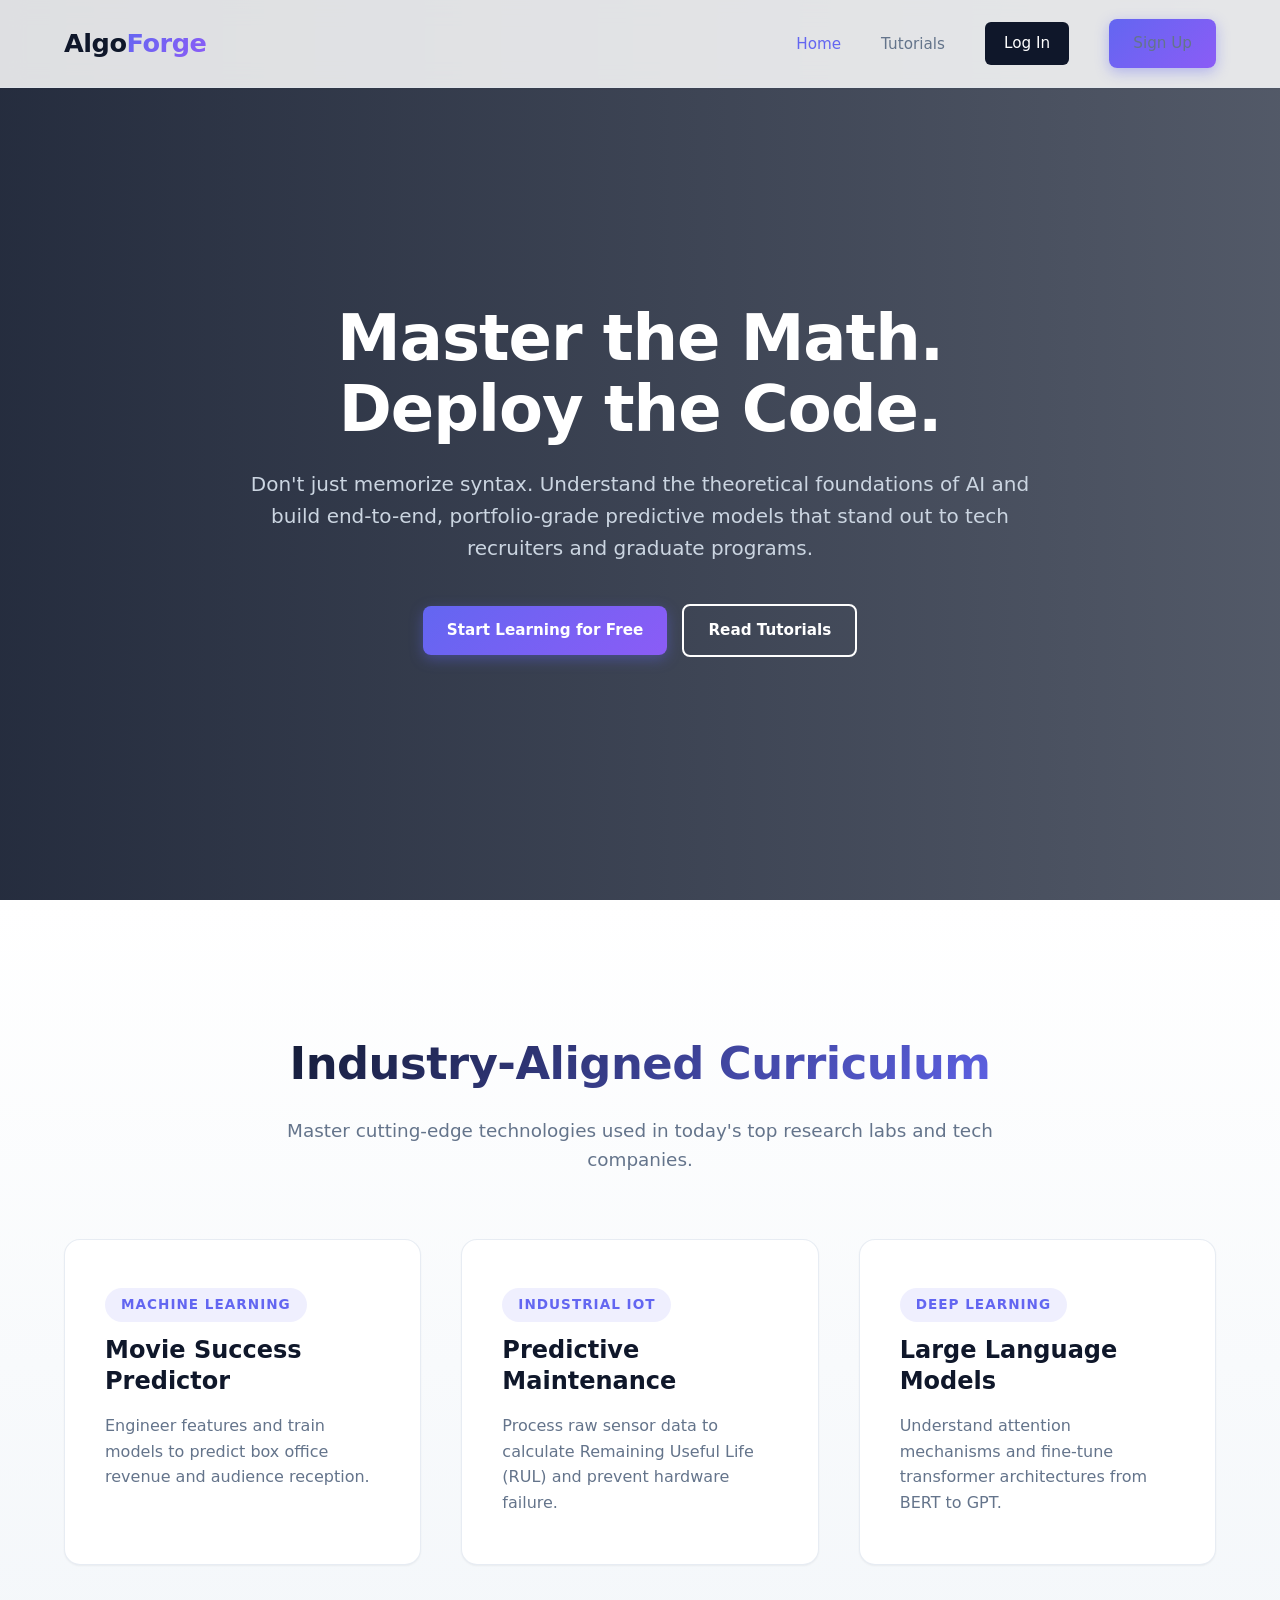
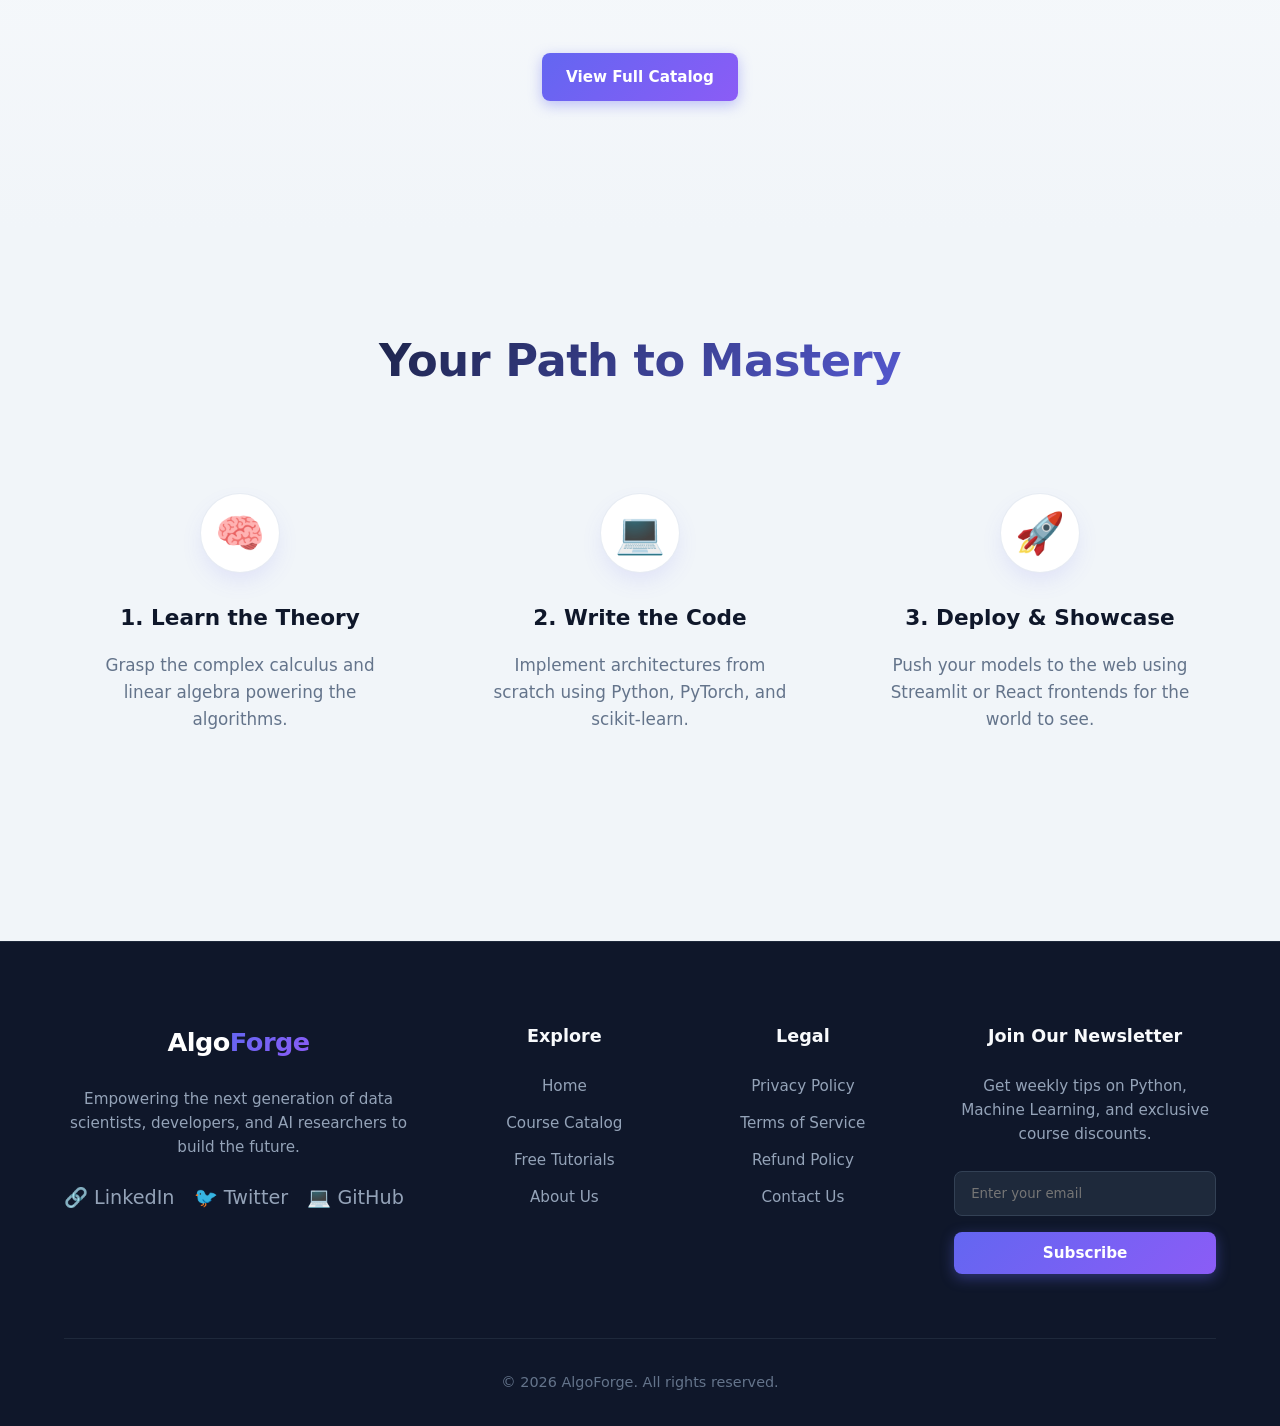
<file: index.html>
<!DOCTYPE html>
<html lang="en">

<head>
    <meta charset="UTF-8">
    <meta name="viewport" content="width=device-width, initial-scale=1.0">
    <title>AlgoForge | Master Advanced AI & Data Science</title>
    <meta name="description"
        content="Go beyond the basics. Build and deploy portfolio-grade machine learning models, from IoT predictive maintenance to LLMs.">
    <link rel="stylesheet" href="style.css">

    <script async src="https://www.googletagmanager.com/gtag/js?id=G-C3T1CXGMNX"></script>
    <script>
        window.dataLayer = window.dataLayer || [];
        function gtag() { dataLayer.push(arguments); }
        gtag('js', new Date());
        gtag('config', 'G-C3T1CXGMNX');
    </script>
</head>

<body>

    <nav class="navbar">
        <div class="logo">Algo<span>Forge</span></div>
        <ul class="nav-links">
            <li><a href="index.html" class="active">Home</a></li>
            <li><a href="blog.html">Tutorials</a></li>
            <li><a href="login.html" class="btn-nav">Log In</a></li>
            <li><a href="register.html" class="btn-primary">Sign Up</a></li>
        </ul>
    </nav>

    <main>
        <section class="hero">
            <div class="hero-content">
                <h1>Master the Math. Deploy the Code.</h1>
                <p>Don't just memorize syntax. Understand the theoretical foundations of AI and build end-to-end,
                    portfolio-grade predictive models that stand out to tech recruiters and graduate programs.</p>
                <div class="hero-buttons">
                    <a href="register.html" class="btn-primary">Start Learning for Free</a>
                    <a href="blog.html" class="btn-secondary"
                        style="margin-left: 10px; color: white; border-color: white;">Read Tutorials</a>
                </div>
            </div>
        </section>

        <section class="featured-preview">
            <div class="section-header">
                <h2>Industry-Aligned Curriculum</h2>
                <p>Master cutting-edge technologies used in today's top research labs and tech companies.</p>
            </div>
            <div class="card-container">
                <div class="card course-preview-card">
                    <span class="badge">Machine Learning</span>
                    <h3>Movie Success Predictor</h3>
                    <p>Engineer features and train models to predict box office revenue and audience reception.</p>
                </div>
                <div class="card course-preview-card">
                    <span class="badge">Industrial IoT</span>
                    <h3>Predictive Maintenance</h3>
                    <p>Process raw sensor data to calculate Remaining Useful Life (RUL) and prevent hardware failure.
                    </p>
                </div>
                <div class="card course-preview-card">
                    <span class="badge">Deep Learning</span>
                    <h3>Large Language Models</h3>
                    <p>Understand attention mechanisms and fine-tune transformer architectures from BERT to GPT.</p>
                </div>
            </div>
            <div style="text-align: center; margin-top: 2rem;">
                <a href="register.html" class="btn-primary">View Full Catalog</a>
            </div>
        </section>

        <section class="path-section">
            <div class="section-header">
                <h2>Your Path to Mastery</h2>
            </div>

            <div class="path-grid">
                <div class="path-step">
                    <div class="step-icon">🧠</div>
                    <h3>1. Learn the Theory</h3>
                    <p>Grasp the complex calculus and linear algebra powering the algorithms.</p>
                </div>

                <div class="path-step">
                    <div class="step-icon">💻</div>
                    <h3>2. Write the Code</h3>
                    <p>Implement architectures from scratch using Python, PyTorch, and scikit-learn.</p>
                </div>

                <div class="path-step">
                    <div class="step-icon">🚀</div>
                    <h3>3. Deploy & Showcase</h3>
                    <p>Push your models to the web using Streamlit or React frontends for the world to see.</p>
                </div>
            </div>
        </section>
    </main>

    <footer class="site-footer">
        <div class="footer-container">
            <div class="footer-column brand-col">
                <div class="logo footer-logo">Algo<span>Forge</span></div>
                <p>Empowering the next generation of data scientists, developers, and AI researchers to build the
                    future.</p>
                <div class="social-links">
                    <a href="https://linkedin.com" target="_blank">🔗 LinkedIn</a>
                    <a href="https://twitter.com" target="_blank">🐦 Twitter</a>
                    <a href="https://github.com" target="_blank">💻 GitHub</a>
                </div>
            </div>

            <div class="footer-column">
                <h3>Explore</h3>
                <ul>
                    <li><a href="index.html">Home</a></li>
                    <li><a href="login.html">Course Catalog</a></li>
                    <li><a href="blog.html">Free Tutorials</a></li>
                    <li><a href="about.html">About Us</a></li>
                </ul>
            </div>

            <div class="footer-column">
                <h3>Legal</h3>
                <ul>
                    <li><a href="legal.html#privacy">Privacy Policy</a></li>
                    <li><a href="legal.html#terms">Terms of Service</a></li>
                    <li><a href="legal.html#refund">Refund Policy</a></li>
                    <li><a href="contact.html">Contact Us</a></li>
                </ul>
            </div>

            <div class="footer-column newsletter-col">
                <h3>Join Our Newsletter</h3>
                <p>Get weekly tips on Python, Machine Learning, and exclusive course discounts.</p>
                <form
                    action="https://app.us13.list-manage.com/subscribe/post?u=a849f355f33e2ac12566f2df1&amp;id=b4386539dd&amp;f_id=00be77e1f0"
                    method="post" id="mc-embedded-subscribe-form" name="mc-embedded-subscribe-form"
                    class="newsletter-form" target="_blank" novalidate>
                    <input type="email" value="" name="EMAIL" class="email" id="mce-EMAIL"
                        placeholder="Enter your email" required>
                    <div style="position: absolute; left: -5000px;" aria-hidden="true">
                        <input type="text" name="b_a849f355f33e2ac12566f2df1_b4386539dd" tabindex="-1" value="">
                    </div>
                    <button type="submit" name="subscribe" id="mc-embedded-subscribe"
                        class="btn-primary">Subscribe</button>
                </form>
            </div>
        </div>
        <div class="footer-bottom">
            <p>&copy; 2026 AlgoForge. All rights reserved.</p>
        </div>
    </footer>
</body>

</html>
</file>
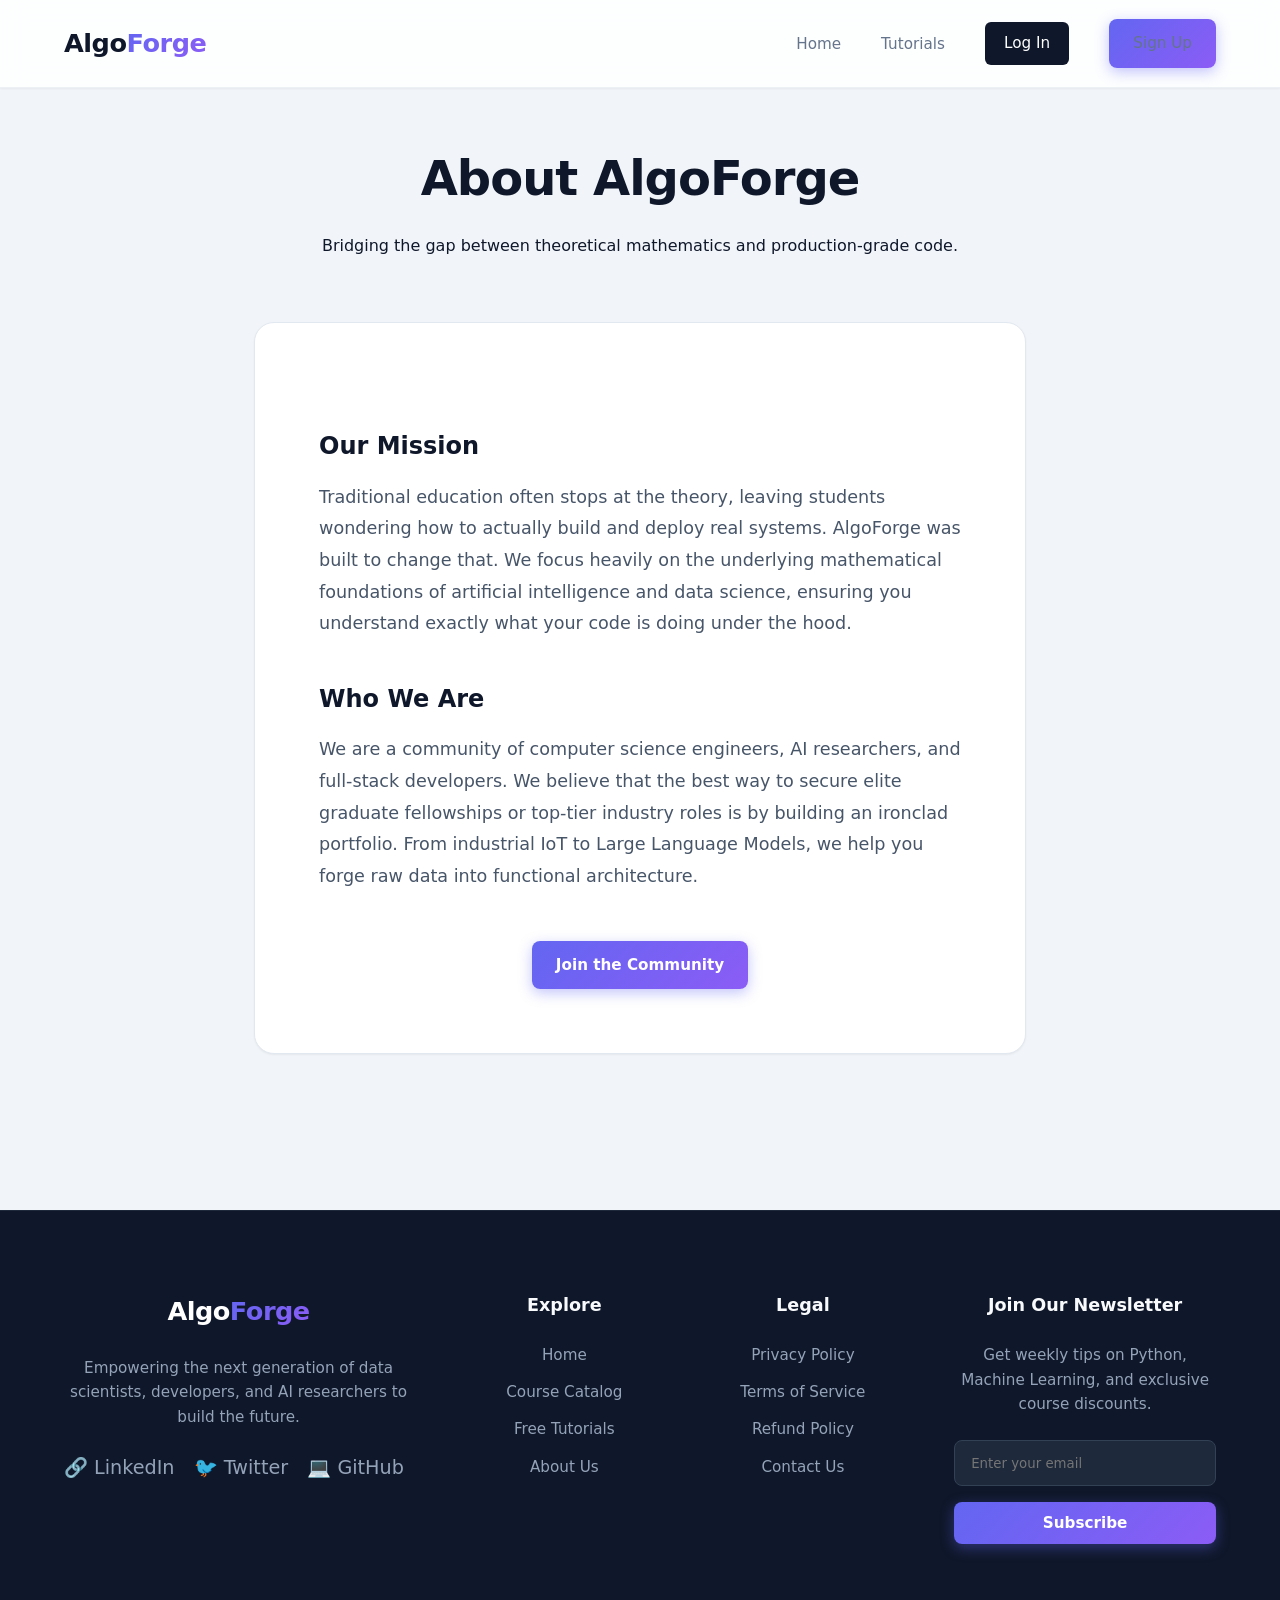
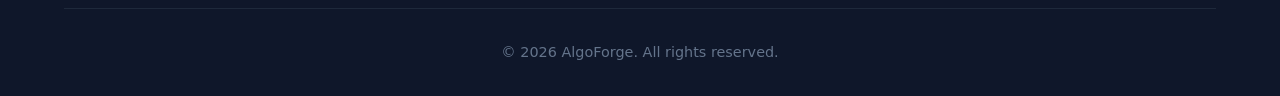
<file: about.html>
<!DOCTYPE html>
<html lang="en">

<head>
    <meta charset="UTF-8">
    <meta name="viewport" content="width=device-width, initial-scale=1.0">
    <title>About Us | AlgoForge</title>
    <meta name="description"
        content="Learn more about our mission to bridge the gap between theoretical computer science and real-world deployment.">
    <link rel="stylesheet" href="style.css">

    <script async src="https://www.googletagmanager.com/gtag/js?id=G-C3T1CXGMNX"></script>
    <script>
        window.dataLayer = window.dataLayer || [];
        function gtag() { dataLayer.push(arguments); }
        gtag('js', new Date());
        gtag('config', 'G-C3T1CXGMNX');
    </script>
</head>

<body>

    <nav class="navbar">
        <div class="logo">Algo<span>Forge</span></div>
        <ul class="nav-links">
            <li><a href="index.html">Home</a></li>
            <li><a href="blog.html">Tutorials</a></li>
            <li><a href="login.html" class="btn-nav">Log In</a></li>
            <li><a href="register.html" class="btn-primary">Sign Up</a></li>
        </ul>
    </nav>

    <main class="utility-page">
        <div class="utility-header">
            <h1>About AlgoForge</h1>
            <p>Bridging the gap between theoretical mathematics and production-grade code.</p>
        </div>

        <div class="utility-content">
            <h2>Our Mission</h2>
            <p>Traditional education often stops at the theory, leaving students wondering how to actually build and
                deploy real systems. AlgoForge was built to change that. We focus heavily on the underlying mathematical
                foundations of artificial intelligence and data science, ensuring you understand exactly what your code
                is doing under the hood.</p>

            <h2>Who We Are</h2>
            <p>We are a community of computer science engineers, AI researchers, and full-stack developers. We believe
                that the best way to secure elite graduate fellowships or top-tier industry roles is by building an
                ironclad portfolio. From industrial IoT to Large Language Models, we help you forge raw data into
                functional architecture.</p>

            <div style="margin-top: 3rem; text-align: center;">
                <a href="register.html" class="btn-primary">Join the Community</a>
            </div>
        </div>
    </main>

    <footer class="site-footer">
        <div class="footer-container">
            <div class="footer-column brand-col">
                <div class="logo footer-logo">Algo<span>Forge</span></div>
                <p>Empowering the next generation of data scientists, developers, and AI researchers to build the
                    future.</p>
                <div class="social-links">
                    <a href="https://linkedin.com" target="_blank">🔗 LinkedIn</a>
                    <a href="https://twitter.com" target="_blank">🐦 Twitter</a>
                    <a href="https://github.com" target="_blank">💻 GitHub</a>
                </div>
            </div>
            <div class="footer-column">
                <h3>Explore</h3>
                <ul>
                    <li><a href="index.html">Home</a></li>
                    <li><a href="login.html">Course Catalog</a></li>
                    <li><a href="blog.html">Free Tutorials</a></li>
                    <li><a href="about.html">About Us</a></li>
                </ul>
            </div>
            <div class="footer-column">
                <h3>Legal</h3>
                <ul>
                    <li><a href="legal.html#privacy">Privacy Policy</a></li>
                    <li><a href="legal.html#terms">Terms of Service</a></li>
                    <li><a href="legal.html#refund">Refund Policy</a></li>
                    <li><a href="contact.html">Contact Us</a></li>
                </ul>
            </div>
            <div class="footer-column newsletter-col">
                <h3>Join Our Newsletter</h3>
                <p>Get weekly tips on Python, Machine Learning, and exclusive course discounts.</p>
                <form
                    action="https://app.us13.list-manage.com/subscribe/post?u=a849f355f33e2ac12566f2df1&amp;id=b4386539dd&amp;f_id=00be77e1f0"
                    method="post" id="mc-embedded-subscribe-form" target="_blank" novalidate class="newsletter-form">
                    <input type="email" name="EMAIL" class="email" id="mce-EMAIL" placeholder="Enter your email"
                        required>
                    <div style="position: absolute; left: -5000px;" aria-hidden="true"><input type="text"
                            name="b_a849f355f33e2ac12566f2df1_b4386539dd" tabindex="-1" value=""></div>
                    <button type="submit" class="btn-primary">Subscribe</button>
                </form>
            </div>
        </div>
        <div class="footer-bottom">
            <p>&copy; 2026 AlgoForge. All rights reserved.</p>
        </div>
    </footer>
</body>

</html>
</file>
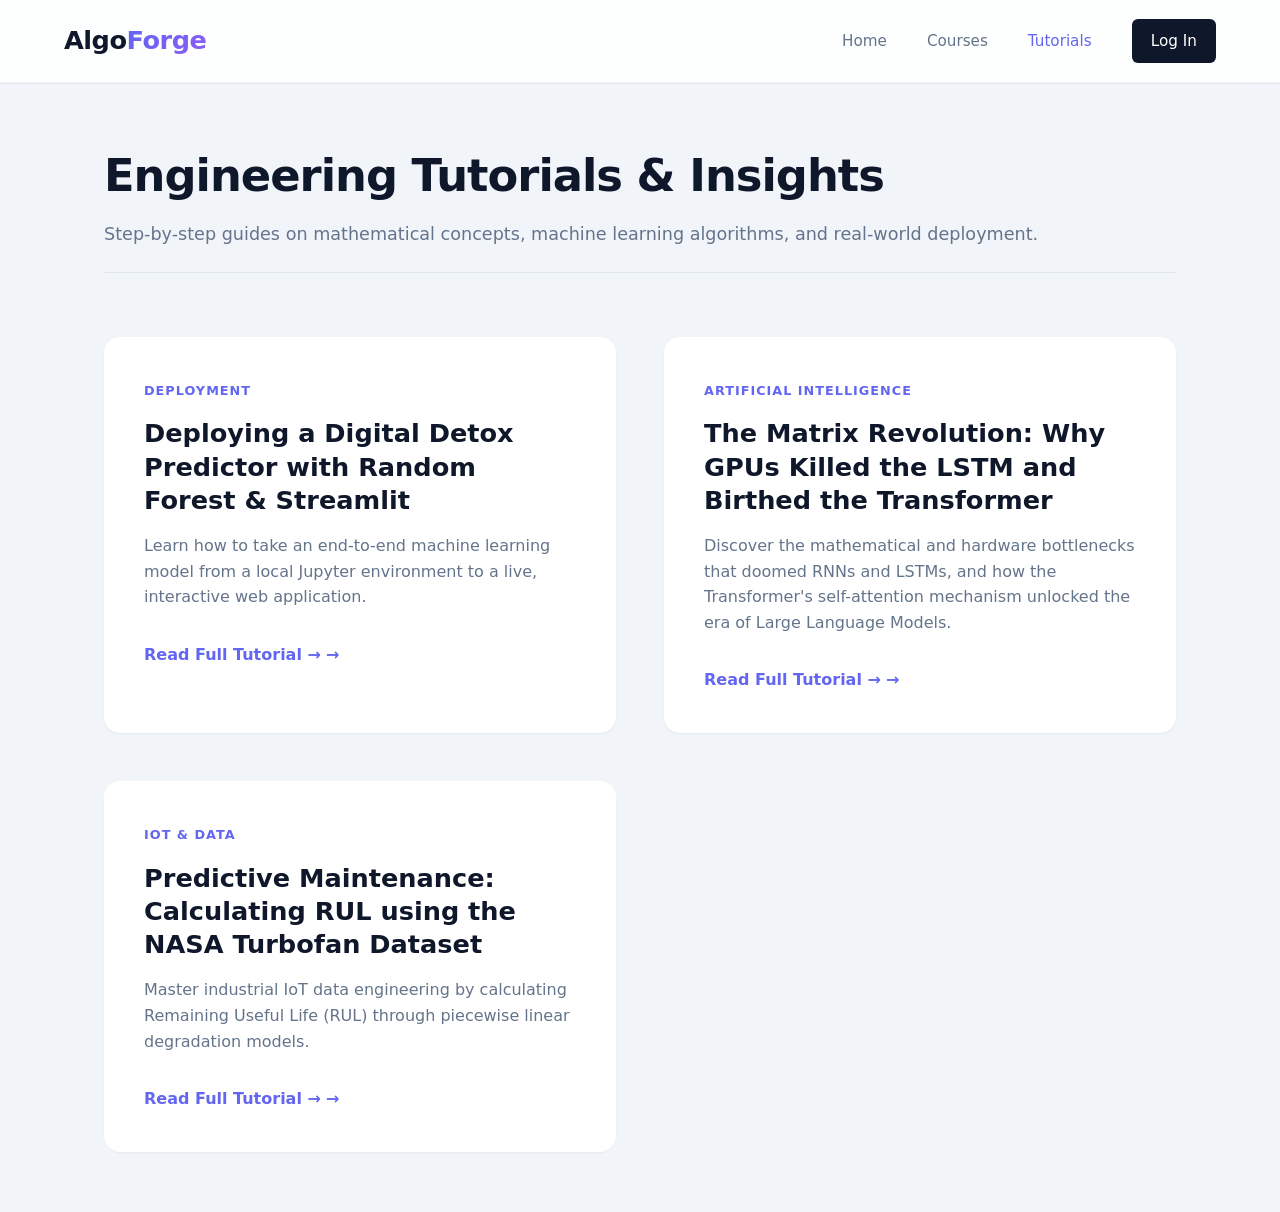
<file: blog.html>
<!DOCTYPE html>
<html lang="en">

<head>
    <meta charset="UTF-8">
    <meta name="viewport" content="width=device-width, initial-scale=1.0">
    <title>AlgoForge Blog | Free Tutorials & Insights</title>
    <meta name="description"
        content="Read our latest technical tutorials on building predictive models, machine learning, and AI deployment.">
    <link rel="stylesheet" href="style.css">
    <script async src="https://www.googletagmanager.com/gtag/js?id=G-C3T1CXGMNX"></script>
    <script>
        window.dataLayer = window.dataLayer || [];
        function gtag() { dataLayer.push(arguments); }
        gtag('js', new Date());

        gtag('config', 'G-C3T1CXGMNX');
    </script>
</head>

<body>

    <nav class="navbar">
        <div class="logo">Algo<span>Forge</span></div>
        <ul class="nav-links">
            <li><a href="index.html">Home</a></li>
            <li><a href="dashboard.html">Courses</a></li>
            <li><a href="blog.html" class="active">Tutorials</a></li>
            <li><a href="login.html" class="btn-nav">Log In</a></li>
        </ul>
    </nav>

    <main class="blog-directory">
        <div class="page-header">
            <h1>Engineering Tutorials & Insights</h1>
            <p>Step-by-step guides on mathematical concepts, machine learning algorithms, and real-world deployment.</p>
        </div>

        <div class="blog-grid" id="blog-grid">
        </div>
    </main>
    <script src="blog.js"></script>
</body>

</html>
</file>
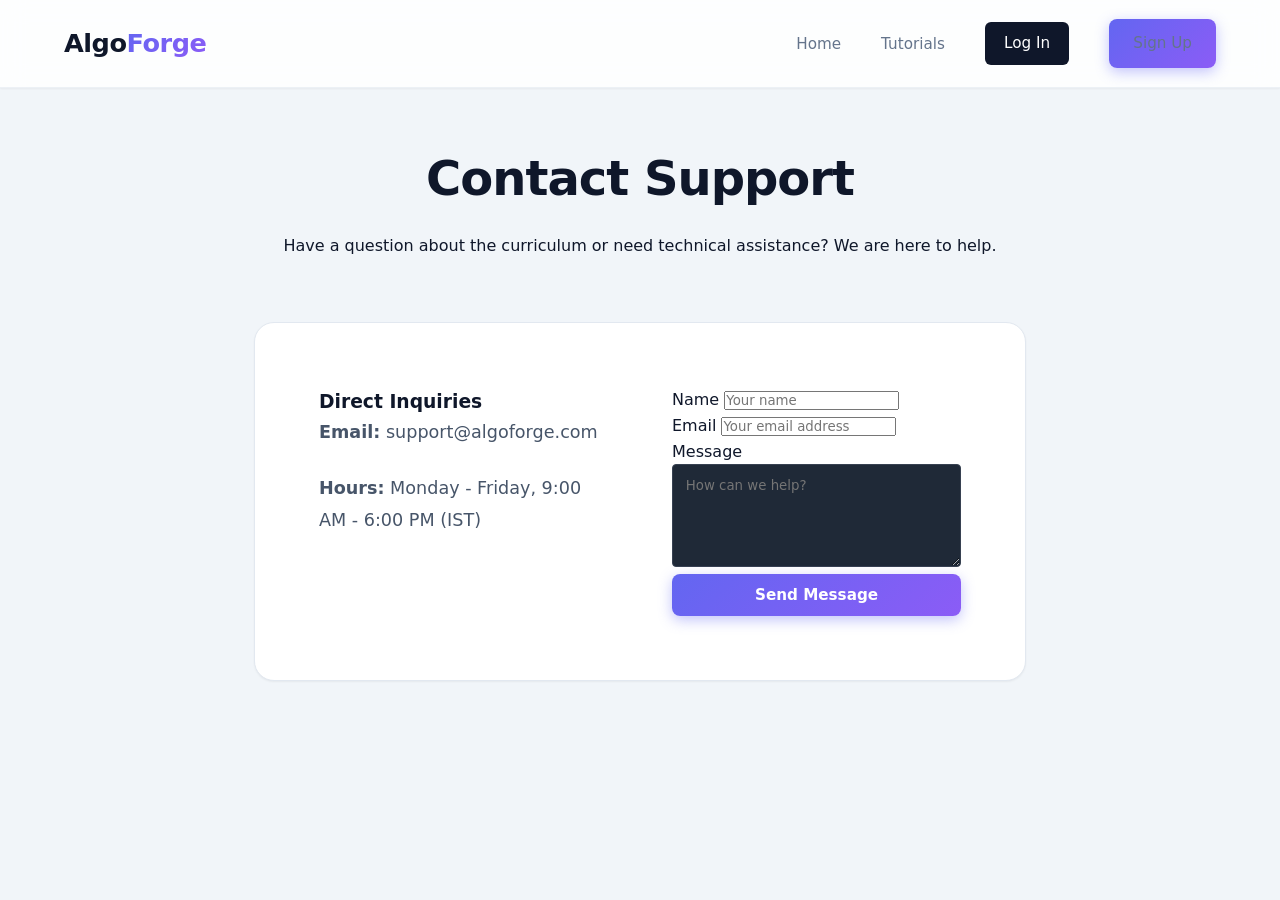
<file: contact.html>
<!DOCTYPE html>
<html lang="en">

<head>
    <meta charset="UTF-8">
    <meta name="viewport" content="width=device-width, initial-scale=1.0">
    <title>Contact Us | AlgoForge</title>
    <link rel="stylesheet" href="style.css">
    <script async src="https://www.googletagmanager.com/gtag/js?id=G-C3T1CXGMNX"></script>
    <script>window.dataLayer = window.dataLayer || []; function gtag() { dataLayer.push(arguments); } gtag('js', new Date()); gtag('config', 'G-C3T1CXGMNX');</script>
</head>

<body>
    <nav class="navbar">
        <div class="logo">Algo<span>Forge</span></div>
        <ul class="nav-links">
            <li><a href="index.html">Home</a></li>
            <li><a href="blog.html">Tutorials</a></li>
            <li><a href="login.html" class="btn-nav">Log In</a></li>
            <li><a href="register.html" class="btn-primary">Sign Up</a></li>
        </ul>
    </nav>

    <main class="utility-page">
        <div class="utility-header">
            <h1>Contact Support</h1>
            <p>Have a question about the curriculum or need technical assistance? We are here to help.</p>
        </div>

        <div class="utility-content contact-layout">
            <div class="contact-info">
                <h3>Direct Inquiries</h3>
                <p><strong>Email:</strong> support@algoforge.com</p>
                <p><strong>Hours:</strong> Monday - Friday, 9:00 AM - 6:00 PM (IST)</p>
            </div>

            <form class="auth-form contact-form" action="#" method="GET">
                <div class="form-group">
                    <label>Name</label>
                    <input type="text" placeholder="Your name" required>
                </div>
                <div class="form-group">
                    <label>Email</label>
                    <input type="email" placeholder="Your email address" required>
                </div>
                <div class="form-group">
                    <label>Message</label>
                    <textarea rows="5" placeholder="How can we help?" required
                        style="width: 100%; padding: 0.8rem; border-radius: 4px; border: 1px solid #374151; background: #1f2937; color: white;"></textarea>
                </div>
                <button type="submit" class="btn-primary" style="width: 100%;">Send Message</button>
            </form>
        </div>
    </main>

</body>

</html>
</file>
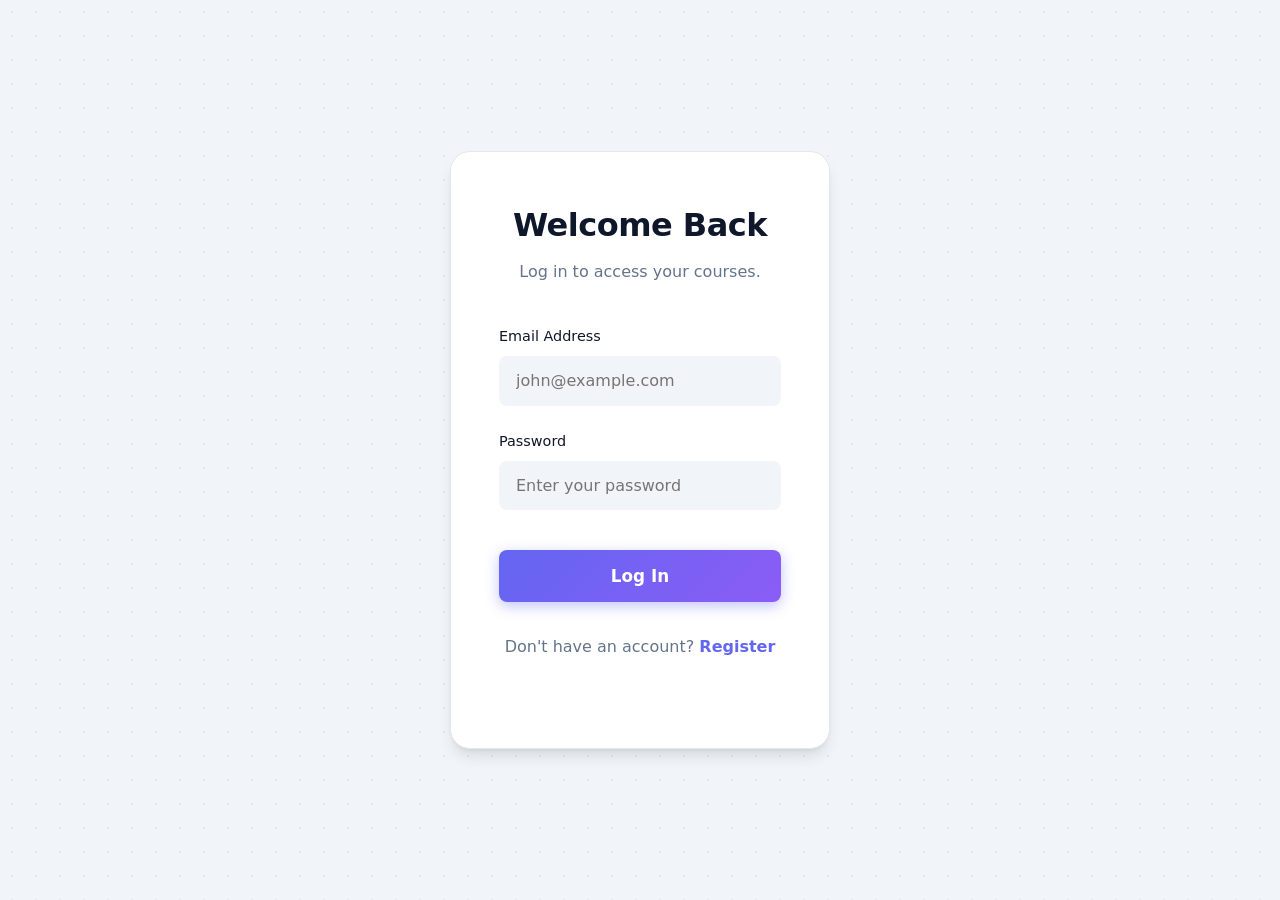
<file: course-detail.html>
<!DOCTYPE html>
<html lang="en">

<head>
    <meta charset="UTF-8">
    <meta name="viewport" content="width=device-width, initial-scale=1.0">
    <title>Course Details | CoursePlatform</title>
    <link rel="stylesheet" href="style.css">
    <script async src="https://www.googletagmanager.com/gtag/js?id=G-C3T1CXGMNX"></script>
    <script>
        window.dataLayer = window.dataLayer || [];
        function gtag() { dataLayer.push(arguments); }
        gtag('js', new Date());

        gtag('config', 'G-C3T1CXGMNX');
    </script>
</head>

<body class="dashboard-bg">

    <nav class="navbar dashboard-nav">
        <div class="logo">Algo<span>Forge</span></div>
        <ul class="nav-links">
            <li><a href="dashboard.html" class="nav-link">Dashboard</a></li>
            <li><a href="my-courses.html" class="nav-link">My Courses</a></li>
            <li><button id="logout-btn" class="btn-secondary nav-btn">Log Out</button></li>
        </ul>
    </nav>

    <main class="course-detail-main">
        <a href="dashboard.html" class="back-link">← Back to Dashboard</a>

        <div class="detail-container">
            <div class="course-content">
                <span id="detail-category" class="course-category">Category</span>
                <h1 id="detail-title">Course Title</h1>
                <p id="detail-instructor" class="detail-instructor">Instructor Name</p>

                <img id="detail-image" src="" alt="Course Image" class="detail-hero-img">

                <div class="course-description">
                    <h2>About This Course</h2>
                    <p id="detail-desc">Course description goes here.</p>
                </div>

                <div class="course-syllabus">
                    <h2>What You Will Learn</h2>
                    <ul>
                        <li>Understand the theoretical foundations and math.</li>
                        <li>Build a real-world project from scratch.</li>
                        <li>Prepare for advanced R&D industry roles.</li>
                    </ul>
                </div>
            </div>

            <div class="pricing-card">
                <div class="price-header">
                    <h2>Get Certified</h2>
                    <p class="price-amount" id="detail-price">$0.00</p>
                </div>

                <div class="enrollment-options">
                    <div class="option">
                        <h3>Audit Mode (Free)</h3>
                        <p>Access all video materials and basic exercises.</p>
                        <button id="btn-audit" class="btn-secondary full-width">Audit Course</button>
                    </div>

                    <hr class="divider">

                    <div class="option">
                        <h3>Verified Track</h3>
                        <p>Includes graded exams, instructor feedback, and an official certificate upon completion.</p>
                        <button id="btn-buy" class="btn-primary full-width">Buy & Certify</button>
                    </div>
                </div>
            </div>
        </div>
    </main>

    <script src="course-detail.js"></script>
</body>

</html>
</file>
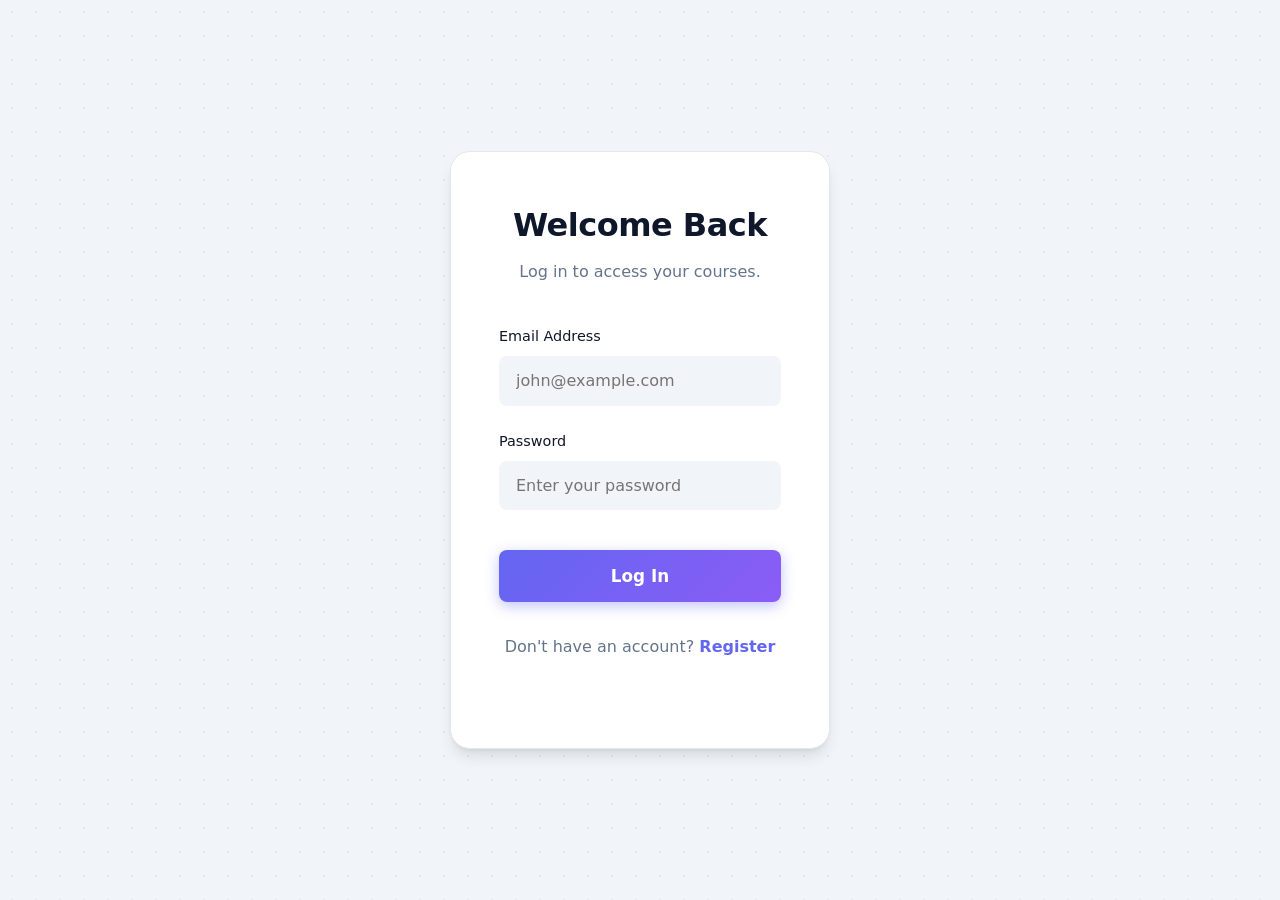
<file: dashboard.html>
<!DOCTYPE html>
<html lang="en">

<head>
    <meta charset="UTF-8">
    <meta name="viewport" content="width=device-width, initial-scale=1.0">
    <title>Dashboard | CoursePlatform</title>
    <link rel="stylesheet" href="style.css">
    <script async src="https://www.googletagmanager.com/gtag/js?id=G-C3T1CXGMNX"></script>
    <script>
        window.dataLayer = window.dataLayer || [];
        function gtag() { dataLayer.push(arguments); }
        gtag('js', new Date());

        gtag('config', 'G-C3T1CXGMNX');
    </script>
</head>

<body class="dashboard-bg">

    <nav class="navbar dashboard-nav">
        <div class="logo">Algo<span>Forge</span></div>

        <div class="search-container">
            <input type="text" id="search-input" placeholder="Search courses (e.g., Deep Learning, IoT)...">
            <button id="search-btn">🔍</button>
        </div>

        <ul class="nav-links">
            <li><span id="user-greeting" class="greeting-text">Hello!</span></li>
            <li><a href="my-courses.html" class="nav-link">My Courses</a></li>
            <li><button id="logout-btn" class="btn-secondary nav-btn">Log Out</button></li>
        </ul>
    </nav>

    <main class="dashboard-main">
        <section class="categories-section">
            <h2>Explore Categories</h2>
            <div class="category-chips" id="category-chips">
                <button class="chip active" data-category="All">All</button>
                <button class="chip" data-category="Data Science">Data Science</button>
                <button class="chip" data-category="Artificial Intelligence">Artificial Intelligence</button>
                <button class="chip" data-category="Machine Learning">Machine Learning</button>
                <button class="chip" data-category="IoT">IoT</button>
                <button class="chip" data-category="Data Science">Web Technologies</button>
            </div>
        </section>

        <section class="courses-section">
            <h2 id="section-title">Top Rated Courses</h2>
            <div class="course-grid" id="course-grid">
            </div>
            <div id="no-results" class="hidden">
                <p>No courses found matching your search. Try another keyword!</p>
            </div>
        </section>
    </main>

    <script src="dashboard.js"></script>
</body>

</html>
</file>
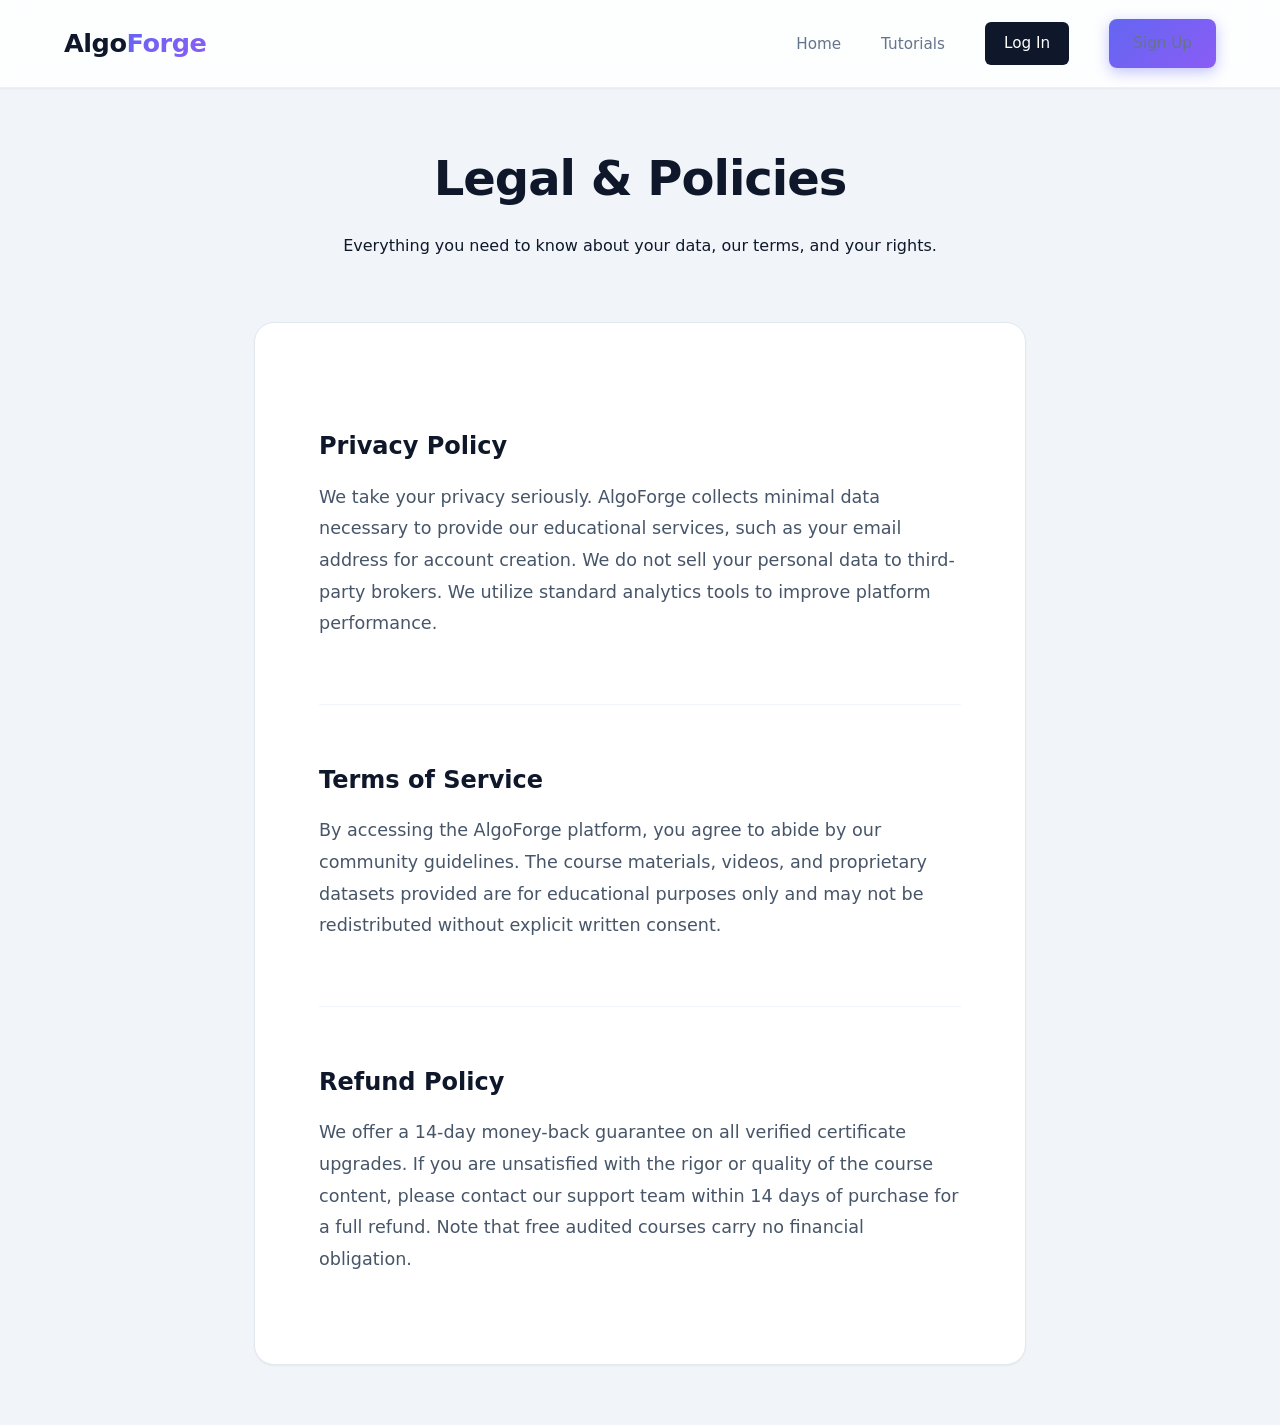
<file: legal.html>
<!DOCTYPE html>
<html lang="en">

<head>
    <meta charset="UTF-8">
    <meta name="viewport" content="width=device-width, initial-scale=1.0">
    <title>Legal Information | AlgoForge</title>
    <link rel="stylesheet" href="style.css">
    <script async src="https://www.googletagmanager.com/gtag/js?id=G-C3T1CXGMNX"></script>
    <script>window.dataLayer = window.dataLayer || []; function gtag() { dataLayer.push(arguments); } gtag('js', new Date()); gtag('config', 'G-C3T1CXGMNX');</script>
</head>

<body>
    <nav class="navbar">
        <div class="logo">Algo<span>Forge</span></div>
        <ul class="nav-links">
            <li><a href="index.html">Home</a></li>
            <li><a href="blog.html">Tutorials</a></li>
            <li><a href="login.html" class="btn-nav">Log In</a></li>
            <li><a href="register.html" class="btn-primary">Sign Up</a></li>
        </ul>
    </nav>

    <main class="utility-page">
        <div class="utility-header">
            <h1>Legal & Policies</h1>
            <p>Everything you need to know about your data, our terms, and your rights.</p>
        </div>

        <div class="utility-content">
            <section id="privacy" class="legal-section">
                <h2>Privacy Policy</h2>
                <p>We take your privacy seriously. AlgoForge collects minimal data necessary to provide our educational
                    services, such as your email address for account creation. We do not sell your personal data to
                    third-party brokers. We utilize standard analytics tools to improve platform performance.</p>
            </section>

            <section id="terms" class="legal-section">
                <h2>Terms of Service</h2>
                <p>By accessing the AlgoForge platform, you agree to abide by our community guidelines. The course
                    materials, videos, and proprietary datasets provided are for educational purposes only and may not
                    be redistributed without explicit written consent.</p>
            </section>

            <section id="refund" class="legal-section">
                <h2>Refund Policy</h2>
                <p>We offer a 14-day money-back guarantee on all verified certificate upgrades. If you are unsatisfied
                    with the rigor or quality of the course content, please contact our support team within 14 days of
                    purchase for a full refund. Note that free audited courses carry no financial obligation.</p>
            </section>
        </div>
    </main>

</body>

</html>
</file>
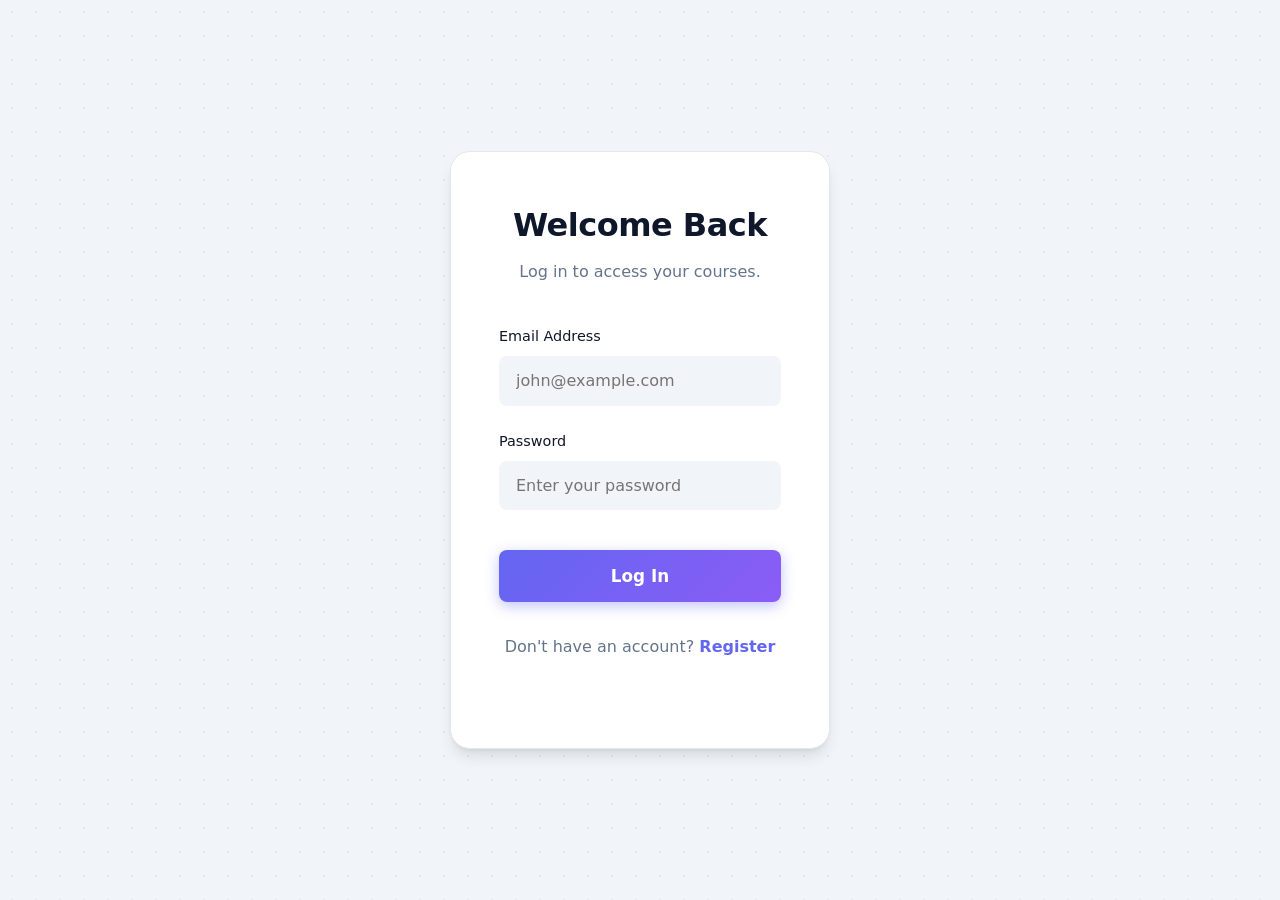
<file: login.html>
<!DOCTYPE html>
<html lang="en">

<head>
    <meta charset="UTF-8">
    <meta name="viewport" content="width=device-width, initial-scale=1.0">
    <title>Log In | CoursePlatform</title>
    <link rel="stylesheet" href="style.css">
    <script async src="https://www.googletagmanager.com/gtag/js?id=G-C3T1CXGMNX"></script>
    <script>
        window.dataLayer = window.dataLayer || [];
        function gtag() { dataLayer.push(arguments); }
        gtag('js', new Date());

        gtag('config', 'G-C3T1CXGMNX');
    </script>
</head>

<body class="auth-bg">
    <div class="auth-container">
        <div class="auth-card">
            <h2>Welcome Back</h2>
            <p>Log in to access your courses.</p>
            <form id="login-form">
                <div class="input-group">
                    <label for="email">Email Address</label>
                    <input type="email" id="email" required placeholder="john@example.com">
                </div>
                <div class="input-group">
                    <label for="password">Password</label>
                    <input type="password" id="password" required placeholder="Enter your password">
                </div>
                <button type="submit" class="btn-primary auth-btn">Log In</button>
            </form>
            <p class="auth-switch">Don't have an account? <a href="register.html">Register</a></p>
        </div>
    </div>
    <script src="auth.js"></script>
</body>

</html>
</file>
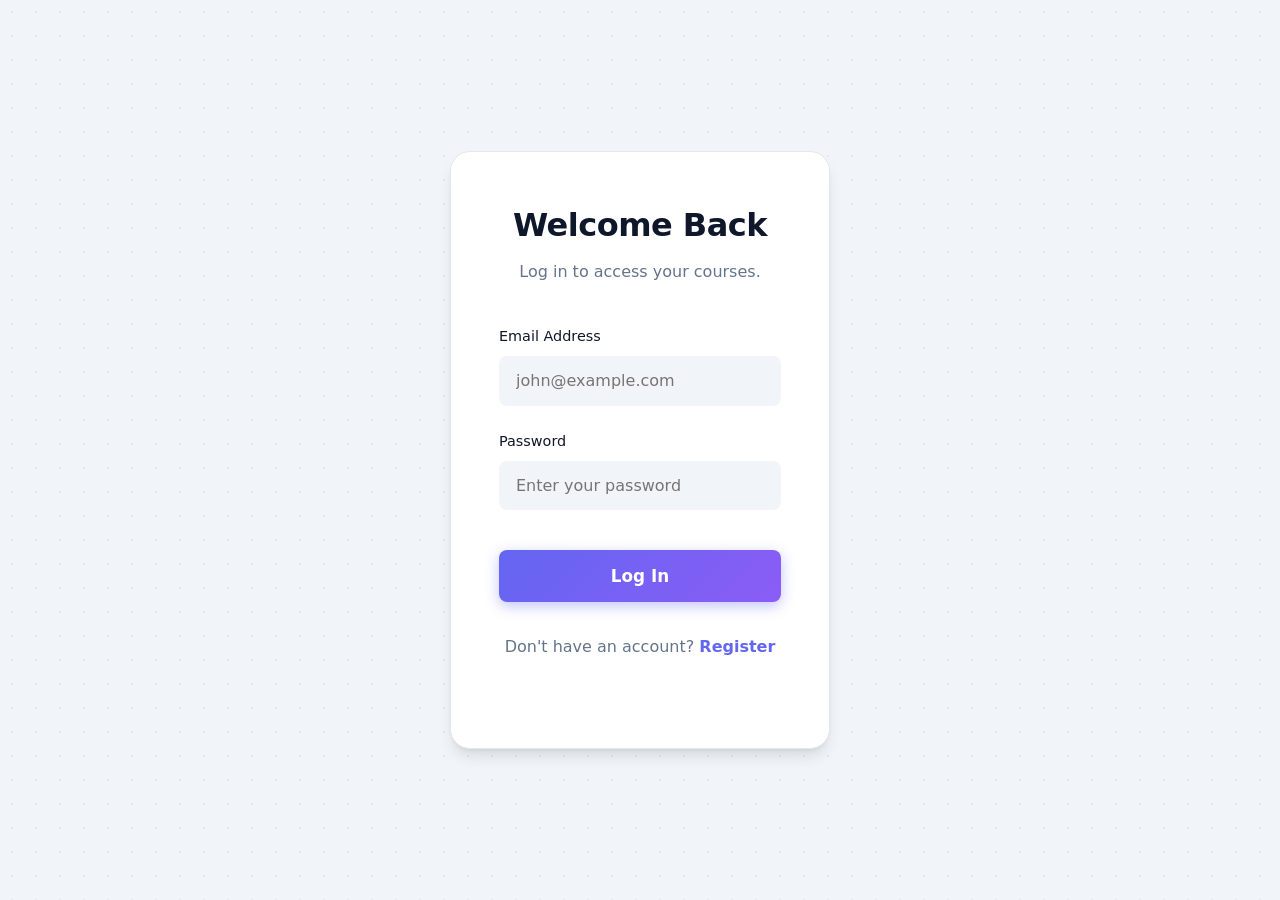
<file: my-courses.html>
<!DOCTYPE html>
<html lang="en">

<head>
    <meta charset="UTF-8">
    <meta name="viewport" content="width=device-width, initial-scale=1.0">
    <title>My Learning | CoursePlatform</title>
    <link rel="stylesheet" href="style.css">
    <script async src="https://www.googletagmanager.com/gtag/js?id=G-C3T1CXGMNX"></script>
    <script>
        window.dataLayer = window.dataLayer || [];
        function gtag() { dataLayer.push(arguments); }
        gtag('js', new Date());

        gtag('config', 'G-C3T1CXGMNX');
    </script>
</head>

<body class="dashboard-bg">

    <nav class="navbar dashboard-nav">
        <div class="logo">Algo<span>Forge</span></div>
        <ul class="nav-links">
            <li><a href="dashboard.html" class="nav-link">Dashboard</a></li>
            <li><a href="my-courses.html" class="nav-link active">My Courses</a></li>
            <li><button id="logout-btn" class="btn-secondary nav-btn">Log Out</button></li>
        </ul>
    </nav>

    <main class="my-courses-main">
        <div class="page-header">
            <h1>My Learning</h1>
            <p>Pick up right where you left off.</p>
        </div>

        <div class="course-grid" id="enrolled-grid">
        </div>

        <div id="empty-state" class="empty-state hidden">
            <div class="empty-icon">📚</div>
            <h2>You haven't enrolled in any courses yet.</h2>
            <p>Explore our catalog of Data Science and AI courses to get started.</p>
            <a href="dashboard.html" class="btn-primary">Browse Courses</a>
        </div>
    </main>

    <script src="my-courses.js"></script>
</body>

</html>
</file>
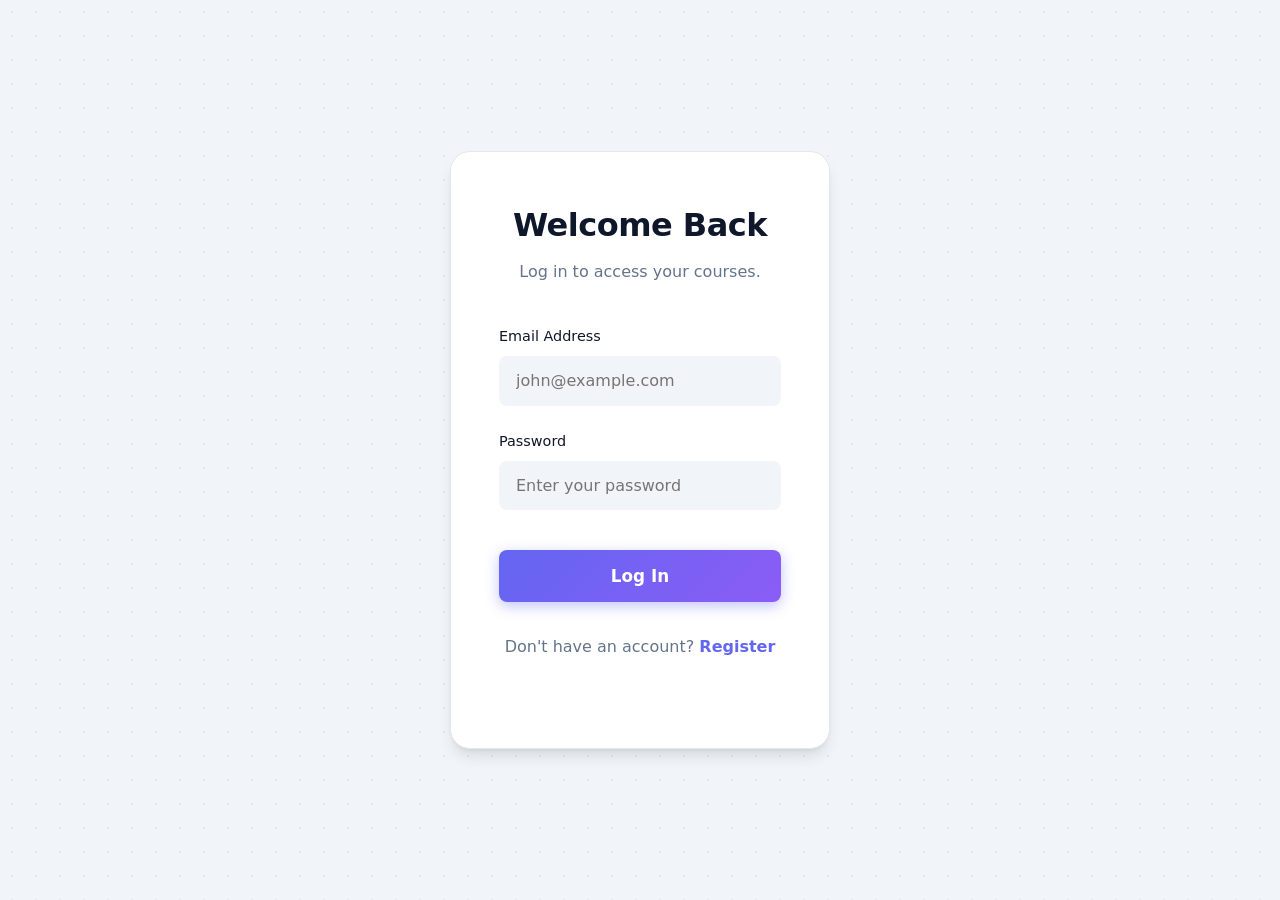
<file: player.html>
<!DOCTYPE html>
<html lang="en">

<head>
    <meta charset="UTF-8">
    <meta name="viewport" content="width=device-width, initial-scale=1.0">
    <title>Course Player | CoursePlatform</title>
    <link rel="stylesheet" href="style.css">
    <script async src="https://www.googletagmanager.com/gtag/js?id=G-C3T1CXGMNX"></script>
    <script>
        window.dataLayer = window.dataLayer || [];
        function gtag() { dataLayer.push(arguments); }
        gtag('js', new Date());

        gtag('config', 'G-C3T1CXGMNX');
    </script>
</head>

<body class="player-bg">

    <nav class="navbar player-nav">
        <div class="logo">Algo<span>Forge</span></div>
        <ul class="nav-links">
            <li><a href="my-courses.html" class="nav-link">← Back to My Courses</a></li>
        </ul>
    </nav>

    <main class="player-main">
        <div class="player-layout">

            <div class="video-section">
                <div class="video-container">
                    <video id="course-video" width="100%" height="100%" controls controlsList="nodownload">
                        <source src="" type="video/mp4">
                        Your browser does not support the video tag.
                    </video>
                </div>

                <div class="video-details">
                    <h1 id="player-course-title">Loading Course...</h1>
                    <p id="player-course-instructor" class="instructor-text">Instructor Name</p>

                    <div class="action-buttons">
                        <button id="btn-complete" class="btn-primary">Mark as Complete</button>
                    </div>
                </div>
            </div>

            <div class="playlist-section">
                <h2>Course Content</h2>
                <div class="progress-header">
                    <span id="progress-text">0% Completed</span>
                </div>

                <ul class="module-list">
                    <li class="module-item active">
                        <span class="play-icon">▶</span>
                        <div>
                            <h4>1. Introduction & Setup</h4>
                            <p>15 mins</p>
                        </div>
                    </li>
                    <li class="module-item">
                        <span class="play-icon">🔒</span>
                        <div>
                            <h4>2. Data Preprocessing</h4>
                            <p>45 mins</p>
                        </div>
                    </li>
                    <li class="module-item">
                        <span class="play-icon">🔒</span>
                        <div>
                            <h4>3. Building the Model</h4>
                            <p>60 mins</p>
                        </div>
                    </li>
                    <li class="module-item">
                        <span class="play-icon">🔒</span>
                        <div>
                            <h4>4. Final Project & Evaluation</h4>
                            <p>120 mins</p>
                        </div>
                    </li>
                </ul>
            </div>

        </div>
    </main>

    <script src="player.js"></script>
</body>

</html>
</file>
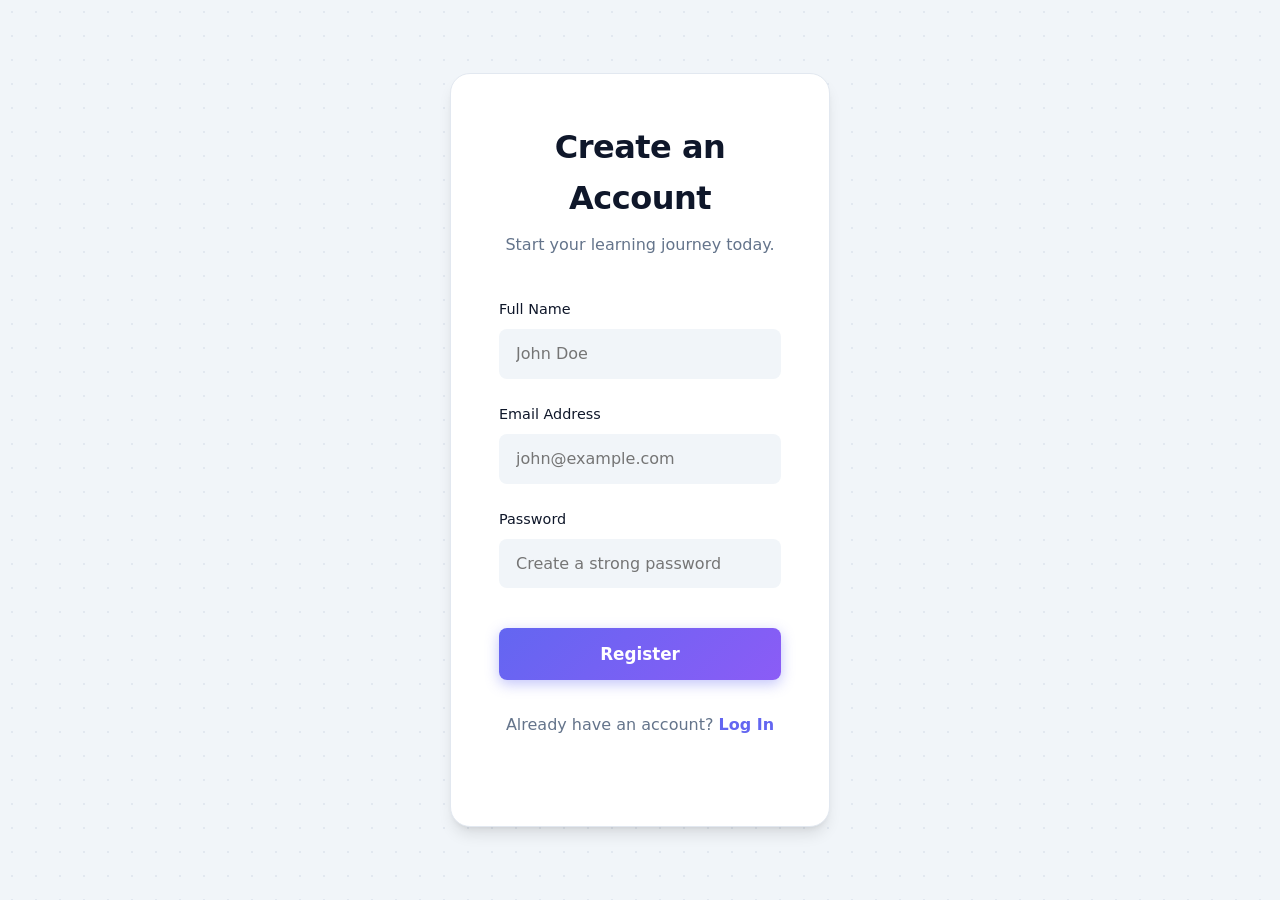
<file: register.html>
<!DOCTYPE html>
<html lang="en">

<head>
    <meta charset="UTF-8">
    <meta name="viewport" content="width=device-width, initial-scale=1.0">
    <title>Register | CoursePlatform</title>
    <link rel="stylesheet" href="style.css">
    <script async src="https://www.googletagmanager.com/gtag/js?id=G-C3T1CXGMNX"></script>
    <script>
        window.dataLayer = window.dataLayer || [];
        function gtag() { dataLayer.push(arguments); }
        gtag('js', new Date());

        gtag('config', 'G-C3T1CXGMNX');
    </script>
</head>

<body class="auth-bg">
    <div class="auth-container">
        <div class="auth-card">
            <h2>Create an Account</h2>
            <p>Start your learning journey today.</p>
            <form id="register-form">
                <div class="input-group">
                    <label for="name">Full Name</label>
                    <input type="text" id="name" required placeholder="John Doe">
                </div>
                <div class="input-group">
                    <label for="email">Email Address</label>
                    <input type="email" id="email" required placeholder="john@example.com">
                </div>
                <div class="input-group">
                    <label for="password">Password</label>
                    <input type="password" id="password" required placeholder="Create a strong password">
                </div>
                <button type="submit" class="btn-primary auth-btn">Register</button>
            </form>
            <p class="auth-switch">Already have an account? <a href="login.html">Log In</a></p>
        </div>
    </div>
    <script src="auth.js"></script>
</body>

</html>
</file>
<file: style.css>
/* ==========================================================================
   Base Styles & Variables
   ========================================================================== */
:root {
    /* Modern Tech Palette */
    --primary-color: #6366f1;
    /* Vibrant Indigo */
    --primary-hover: #4f46e5;
    --secondary-color: #8b5cf6;
    /* Tech Violet */
    --text-dark: #0f172a;
    /* Slate 900 */
    --text-muted: #64748b;
    /* Slate 500 */
    --text-light: #f8fafc;
    /* Slate 50 */
    --bg-light: #ffffff;
    --bg-gray: #f1f5f9;
    /* Slate 100 */
    --bg-dark: #0f172a;
    /* Slate 900 */
    --border-color: #e2e8f0;
    /* Slate 200 */

    /* Modern Shadows */
    --shadow-sm: 0 1px 2px 0 rgb(0 0 0 / 0.05);
    --shadow-md: 0 4px 6px -1px rgb(0 0 0 / 0.1), 0 2px 4px -2px rgb(0 0 0 / 0.1);
    --shadow-lg: 0 10px 15px -3px rgb(0 0 0 / 0.1), 0 4px 6px -4px rgb(0 0 0 / 0.1);
    --shadow-hover: 0 20px 25px -5px rgb(0 0 0 / 0.1), 0 8px 10px -6px rgb(0 0 0 / 0.1);
}

* {
    margin: 0;
    padding: 0;
    box-sizing: border-box;
    font-family: 'Inter', system-ui, -apple-system, sans-serif;
}

body {
    color: var(--text-dark);
    line-height: 1.6;
    background-color: var(--bg-gray);
    -webkit-font-smoothing: antialiased;
}

/* ==========================================================================
   Navigation (Glassmorphism Effect)
   ========================================================================== */
.navbar {
    display: flex;
    justify-content: space-between;
    align-items: center;
    padding: 1.2rem 5%;
    /* Glassmorphism */
    background: rgba(255, 255, 255, 0.85);
    backdrop-filter: blur(12px);
    -webkit-backdrop-filter: blur(12px);
    position: fixed;
    width: 100%;
    top: 0;
    z-index: 1000;
    border-bottom: 1px solid rgba(226, 232, 240, 0.6);
    box-shadow: var(--shadow-sm);
}

.logo {
    font-size: 1.6rem;
    font-weight: 900;
    letter-spacing: -0.5px;
}

.logo span {
    background: linear-gradient(135deg, var(--primary-color), var(--secondary-color));
    -webkit-background-clip: text;
    -webkit-text-fill-color: transparent;
}

.nav-links {
    list-style: none;
    display: flex;
    gap: 2.5rem;
    align-items: center;
}

.nav-links a {
    text-decoration: none;
    color: var(--text-muted);
    font-weight: 500;
    font-size: 0.95rem;
    transition: all 0.3s ease;
}

.nav-links a:hover,
.nav-links a.active {
    color: var(--primary-color);
}

/* ==========================================================================
   Buttons
   ========================================================================== */
.btn-primary,
.btn-secondary,
.btn-nav {
    padding: 0.75rem 1.5rem;
    border-radius: 8px;
    /* Slightly rounder */
    border: none;
    cursor: pointer;
    font-weight: 600;
    transition: all 0.3s cubic-bezier(0.4, 0, 0.2, 1);
    text-decoration: none;
    display: inline-block;
    text-align: center;
    font-size: 0.95rem;
}

.btn-primary {
    background: linear-gradient(135deg, var(--primary-color), var(--secondary-color));
    color: white;
    box-shadow: 0 4px 14px 0 rgba(99, 102, 241, 0.39);
}

.btn-primary:hover {
    transform: translateY(-2px);
    box-shadow: 0 6px 20px rgba(99, 102, 241, 0.5);
}

.btn-secondary {
    background: transparent;
    border: 2px solid var(--border-color);
    color: var(--text-dark);
}

.btn-secondary:hover {
    border-color: var(--primary-color);
    color: var(--primary-color);
    background: rgba(99, 102, 241, 0.05);
}

.btn-nav {
    background: var(--text-dark);
    color: white !important;
    padding: 0.6rem 1.2rem;
    border-radius: 6px;
}

.btn-nav:hover {
    background: var(--primary-color);
    color: white !important;
    transform: translateY(-1px);
}

/* ==========================================================================
   Homepage (index.html) Styles
   ========================================================================== */
.hero {
    height: 100vh;
    display: flex;
    align-items: center;
    justify-content: center;
    text-align: center;
    background: linear-gradient(to right, rgba(15, 23, 42, 0.9), rgba(15, 23, 42, 0.7)), url('https://images.unsplash.com/photo-1550751827-4bd374c3f58b?auto=format&fit=crop&w=1920&q=80') center/cover;
    color: white;
    padding: 0 20px;
    margin-top: 0;
}

.hero-content {
    max-width: 800px;
    margin-top: 60px;
    animation: fadeInUp 0.8s ease-out forwards;
}

@keyframes fadeInUp {
    from {
        opacity: 0;
        transform: translateY(20px);
    }

    to {
        opacity: 1;
        transform: translateY(0);
    }
}

.hero h1 {
    font-size: 4rem;
    font-weight: 800;
    margin-bottom: 1.5rem;
    line-height: 1.1;
    letter-spacing: -1px;
}

.hero p {
    font-size: 1.25rem;
    margin-bottom: 2.5rem;
    color: #cbd5e1;
    font-weight: 400;
}

/* --- Upgraded Highlights Section --- */
.highlights {
    padding: 8rem 5%;
    /* Smooth gradient background instead of flat gray */
    background: linear-gradient(180deg, var(--bg-light) 0%, var(--bg-gray) 100%);
    display: flex;
    flex-direction: column;
    align-items: center;
    /* Centers the content */
}

.highlights h2 {
    font-size: 2.8rem;
    font-weight: 800;
    margin-bottom: 1rem;
    text-align: center;
    letter-spacing: -0.5px;
    /* Premium gradient text effect */
    background: linear-gradient(135deg, var(--text-dark), var(--primary-color));
    -webkit-background-clip: text;
    -webkit-text-fill-color: transparent;
}

/* Targets the subtitle paragraph directly under the h2 */
.highlights>p {
    text-align: center;
    color: var(--text-muted);
    font-size: 1.15rem;
    max-width: 600px;
    margin-bottom: 4rem;
}

.card-container,
.feature-grid {
    display: grid;
    grid-template-columns: repeat(auto-fit, minmax(320px, 1fr));
    gap: 2.5rem;
    width: 100%;
    max-width: 1200px;
    margin-bottom: 3.5rem;
    /* Space before the button */
}

.card,
.feature-card {
    background: var(--bg-light);
    padding: 3rem 2.5rem;
    border-radius: 16px;
    border: 1px solid rgba(226, 232, 240, 0.8);
    transition: all 0.4s cubic-bezier(0.4, 0, 0.2, 1);
    box-shadow: 0 4px 6px -1px rgba(0, 0, 0, 0.05);
    position: relative;
    overflow: hidden;
    text-align: left;
    display: flex;
    flex-direction: column;
}

/* Sleek top-border reveal on hover */
.card::before,
.feature-card::before {
    content: '';
    position: absolute;
    top: 0;
    left: 0;
    width: 100%;
    height: 4px;
    background: linear-gradient(90deg, var(--primary-color), var(--secondary-color));
    opacity: 0;
    transition: opacity 0.3s ease;
}

.card:hover::before,
.feature-card:hover::before {
    opacity: 1;
}

.card:hover,
.feature-card:hover {
    transform: translateY(-8px);
    /* Vibrant, tech-styled glow shadow */
    box-shadow: 0 20px 25px -5px rgba(99, 102, 241, 0.1), 0 10px 10px -5px rgba(99, 102, 241, 0.04);
    border-color: rgba(99, 102, 241, 0.2);
}


/* Card Inner Typography */
.card p:first-child,
.feature-card p:first-child,
.card span,
.feature-card span {
    /* Styles the category text (e.g., 'Machine Learning') */
    color: var(--primary-color);
    font-size: 0.85rem;
    font-weight: 700;
    text-transform: uppercase;
    letter-spacing: 1px;
    margin-bottom: 0.8rem;
}

.card h3,
.feature-card h3 {
    margin-bottom: 1rem;
    font-size: 1.5rem;
    color: var(--text-dark);
    font-weight: 800;
    line-height: 1.3;
}

.card p:last-child,
.feature-card p:last-child {
    /* Styles the description text */
    color: var(--text-muted);
    font-size: 1rem;
    line-height: 1.6;
    margin: 0;
}

/* ==========================================================================
   Path to Mastery Section (Homepage Steps)
   ========================================================================== */
.path-section {
    padding: 6rem 5%;
    background: var(--bg-gray);
    display: flex;
    flex-direction: column;
    align-items: center;
    /* Forces everything to center */
}

/* Reusing the centered header style for consistency */
.path-section .section-header {
    text-align: center;
    margin-bottom: 4rem;
    width: 100%;
}

.path-section h2 {
    font-size: 2.8rem;
    font-weight: 800;
    margin-bottom: 1rem;
    letter-spacing: -0.5px;
    background: linear-gradient(135deg, var(--text-dark), var(--primary-color));
    -webkit-background-clip: text;
    -webkit-text-fill-color: transparent;
    text-align: center;
    /* Fixes the left-alignment issue */
}

.path-grid {
    display: grid;
    grid-template-columns: repeat(auto-fit, minmax(280px, 1fr));
    gap: 3rem;
    width: 100%;
    max-width: 1200px;
    margin: 0 auto;
}

.path-step {
    display: flex;
    flex-direction: column;
    align-items: center;
    text-align: center;
    padding: 1rem;
    transition: transform 0.4s cubic-bezier(0.4, 0, 0.2, 1);
}

.path-step:hover {
    transform: translateY(-8px);
}

/* Modern Circular Icon Container */
.step-icon {
    width: 80px;
    height: 80px;
    background: var(--bg-light);
    border-radius: 50%;
    display: flex;
    align-items: center;
    justify-content: center;
    font-size: 2.5rem;
    margin-bottom: 1.8rem;
    /* Soft colored glow */
    box-shadow: 0 10px 25px -5px rgba(99, 102, 241, 0.15);
    border: 1px solid rgba(226, 232, 240, 0.8);
    transition: all 0.4s ease;
}

.path-step:hover .step-icon {
    /* Expands the glow on hover */
    box-shadow: 0 20px 25px -5px rgba(99, 102, 241, 0.25);
    transform: scale(1.1);
    border-color: rgba(99, 102, 241, 0.3);
}

.path-step h3 {
    font-size: 1.35rem;
    color: var(--text-dark);
    margin-bottom: 1rem;
    font-weight: 800;
}

.path-step p {
    color: var(--text-muted);
    font-size: 1.05rem;
    line-height: 1.6;
    max-width: 300px;
    /* Keeps the text from stretching too wide */
}

/* ==========================================================================
   Featured Preview Section (Homepage)
   ========================================================================== */
.featured-preview {
    padding: 8rem 5%;
    /* Smooth gradient background */
    background: linear-gradient(180deg, var(--bg-light) 0%, var(--bg-gray) 100%);
    display: flex;
    flex-direction: column;
    align-items: center;
}

.section-header {
    text-align: center;
    margin-bottom: 4rem;
    max-width: 800px;
}

.section-header h2 {
    font-size: 2.8rem;
    font-weight: 800;
    margin-bottom: 1rem;
    letter-spacing: -0.5px;
    /* Premium gradient text effect */
    background: linear-gradient(135deg, var(--text-dark), var(--primary-color));
    -webkit-background-clip: text;
    -webkit-text-fill-color: transparent;
}

.section-header p {
    color: var(--text-muted);
    font-size: 1.15rem;
    line-height: 1.6;
}

.card-container {
    display: grid;
    grid-template-columns: repeat(auto-fit, minmax(320px, 1fr));
    gap: 2.5rem;
    width: 100%;
    max-width: 1200px;
}

/* Card Styling */
.course-preview-card {
    background: var(--bg-light);
    padding: 3rem 2.5rem;
    border-radius: 16px;
    border: 1px solid rgba(226, 232, 240, 0.8);
    transition: all 0.4s cubic-bezier(0.4, 0, 0.2, 1);
    box-shadow: var(--shadow-sm);
    position: relative;
    overflow: hidden;
    text-align: left;
    display: flex;
    flex-direction: column;
    align-items: flex-start;
}

/* Sleek top-border reveal on hover */
.course-preview-card::before {
    content: '';
    position: absolute;
    top: 0;
    left: 0;
    width: 100%;
    height: 4px;
    background: linear-gradient(90deg, var(--primary-color), var(--secondary-color));
    opacity: 0;
    transition: opacity 0.3s ease;
}

.course-preview-card:hover {
    transform: translateY(-8px);
    /* Tech-styled glow shadow */
    box-shadow: var(--shadow-hover);
    border-color: rgba(99, 102, 241, 0.2);
}

.course-preview-card:hover::before {
    opacity: 1;
}

/* Badge Styling */
.badge {
    background: rgba(99, 102, 241, 0.1);
    /* Subtle primary color background */
    color: var(--primary-color);
    padding: 0.4rem 1rem;
    border-radius: 99px;
    font-size: 0.8rem;
    font-weight: 700;
    text-transform: uppercase;
    letter-spacing: 1px;
    margin-bottom: 1.2rem;
    display: inline-block;
}

.course-preview-card h3 {
    margin-bottom: 1rem;
    font-size: 1.5rem;
    color: var(--text-dark);
    font-weight: 800;
    line-height: 1.3;
}

.course-preview-card p {
    color: var(--text-muted);
    font-size: 1rem;
    line-height: 1.6;
    margin: 0;
}

/* ==========================================================================
   Authentication Pages (register.html & login.html)
   ========================================================================== */
.auth-bg {
    background: var(--bg-gray);
    /* Subtle tech pattern overlay */
    background-image: radial-gradient(var(--border-color) 1px, transparent 1px);
    background-size: 24px 24px;
    display: flex;
    justify-content: center;
    align-items: center;
    min-height: 100vh;
    margin: 0;
}

.auth-container {
    width: 100%;
    max-width: 420px;
    padding: 20px;
}

.auth-card {
    background: var(--bg-light);
    padding: 3rem;
    border-radius: 20px;
    box-shadow: var(--shadow-lg);
    border: 1px solid var(--border-color);
    text-align: center;
}

.auth-card h2 {
    color: var(--text-dark);
    margin-bottom: 0.5rem;
    font-size: 2rem;
    font-weight: 800;
    letter-spacing: -0.5px;
}

.auth-card p {
    color: var(--text-muted);
    margin-bottom: 2.5rem;
    font-size: 1rem;
}

.input-group {
    margin-bottom: 1.5rem;
    text-align: left;
}

.input-group label {
    display: block;
    margin-bottom: 0.5rem;
    font-weight: 500;
    font-size: 0.9rem;
    color: var(--text-dark);
}

.input-group input {
    width: 100%;
    padding: 0.9rem 1rem;
    background: var(--bg-gray);
    border: 1px solid transparent;
    border-radius: 8px;
    font-size: 1rem;
    color: var(--text-dark);
    transition: all 0.2s ease;
}

.input-group input:focus {
    background: var(--bg-light);
    border-color: var(--primary-color);
    outline: none;
    box-shadow: 0 0 0 4px rgba(99, 102, 241, 0.1);
}

.auth-btn {
    width: 100%;
    margin-top: 1rem;
    padding: 1rem;
    font-size: 1.05rem;
    border-radius: 8px;
}

.auth-switch {
    margin-top: 2rem;
    font-size: 0.95rem;
    color: var(--text-muted);
}

.auth-switch a {
    color: var(--primary-color);
    text-decoration: none;
    font-weight: 600;
    transition: color 0.2s;
}

.auth-switch a:hover {
    color: var(--primary-hover);
}

/* ==========================================================================
   Footer
   ========================================================================== */
footer {
    text-align: center;
    padding: 2rem;
    background: var(--bg-dark);
    color: var(--text-muted);
    margin-top: auto;
    font-size: 0.9rem;
}

/* ==========================================================================
   Dashboard Layout & Navbar
   ========================================================================== */
.dashboard-bg {
    background-color: var(--bg-gray);
}

.dashboard-nav {
    display: grid;
    grid-template-columns: 1fr auto 1fr;
    align-items: center;
}

.search-container {
    display: flex;
    align-items: center;
    background: var(--bg-gray);
    border: 1px solid var(--border-color);
    border-radius: 99px;
    /* Pill shape */
    padding: 0.3rem 1.2rem;
    width: 450px;
    transition: all 0.3s ease;
}

.search-container:focus-within {
    border-color: var(--primary-color);
    box-shadow: 0 0 0 3px rgba(99, 102, 241, 0.1);
    background: var(--bg-light);
}

.search-container input {
    border: none;
    background: transparent;
    padding: 0.6rem 0.5rem;
    width: 100%;
    outline: none;
    font-size: 0.95rem;
    color: var(--text-dark);
}

.search-container input::placeholder {
    color: var(--text-muted);
}

.search-container button {
    background: transparent;
    border: none;
    cursor: pointer;
    font-size: 1.2rem;
    color: var(--text-muted);
    transition: color 0.2s;
}

.search-container button:hover {
    color: var(--primary-color);
}

.dashboard-nav .nav-links {
    justify-content: flex-end;
}

.greeting-text {
    font-weight: 600;
    color: var(--text-dark);
}

.nav-btn {
    padding: 0.5rem 1.2rem;
    font-size: 0.9rem;
}

.dashboard-main {
    padding: 120px 5% 60px 5%;
    max-width: 1400px;
    margin: 0 auto;
}

/* ==========================================================================
   Category Chips
   ========================================================================== */
.categories-section {
    margin-bottom: 3.5rem;
}

.categories-section h2 {
    margin-bottom: 1.5rem;
    font-size: 1.5rem;
    font-weight: 700;
}

.category-chips {
    display: flex;
    gap: 0.8rem;
    flex-wrap: wrap;
}

.chip {
    padding: 0.5rem 1.2rem;
    border-radius: 99px;
    border: 1px solid var(--border-color);
    background: var(--bg-light);
    color: var(--text-muted);
    cursor: pointer;
    font-weight: 500;
    font-size: 0.95rem;
    transition: all 0.2s ease;
}

.chip:hover {
    border-color: var(--primary-color);
    color: var(--primary-color);
    transform: translateY(-1px);
}

.chip.active {
    background: var(--text-dark);
    color: white;
    border-color: var(--text-dark);
}

/* ==========================================================================
   Course Cards
   ========================================================================== */
.courses-section h2 {
    margin-bottom: 2rem;
    font-size: 1.8rem;
    font-weight: 700;
    letter-spacing: -0.5px;
}

.course-grid {
    display: grid;
    grid-template-columns: repeat(auto-fill, minmax(300px, 1fr));
    gap: 2.5rem;
}

.course-card {
    background: var(--bg-light);
    border-radius: 16px;
    overflow: hidden;
    box-shadow: var(--shadow-sm);
    transition: all 0.3s cubic-bezier(0.4, 0, 0.2, 1);
    cursor: pointer;
    border: 1px solid var(--border-color);
    display: flex;
    flex-direction: column;
}

.course-card:hover {
    transform: translateY(-6px);
    box-shadow: var(--shadow-hover);
}

/* Zoom effect on image wrapper */
.course-card:hover .course-image {
    transform: scale(1.05);
}

/* Need to wrap image behavior so it crops scale properly */
.course-card>*:first-child {
    overflow: hidden;
}

.course-image {
    width: 100%;
    height: 180px;
    object-fit: cover;
    transition: transform 0.4s ease;
}

.course-info {
    padding: 1.5rem;
    display: flex;
    flex-direction: column;
    flex-grow: 1;
}

.course-category {
    font-size: 0.75rem;
    text-transform: uppercase;
    color: var(--primary-color);
    font-weight: 800;
    letter-spacing: 1px;
    margin-bottom: 0.8rem;
}

.course-title {
    font-size: 1.2rem;
    color: var(--text-dark);
    margin-bottom: 0.5rem;
    line-height: 1.4;
    font-weight: 700;
}

.course-instructor {
    font-size: 0.9rem;
    color: var(--text-muted);
    margin-bottom: 1.5rem;
    flex-grow: 1;
}

.course-meta {
    display: flex;
    justify-content: space-between;
    align-items: center;
    border-top: 1px solid var(--bg-gray);
    padding-top: 1.2rem;
    margin-top: auto;
}

.course-rating {
    font-weight: 600;
    color: #eab308;
    /* Yellow 500 */
    font-size: 0.95rem;
}

.course-price {
    font-weight: 800;
    font-size: 1.2rem;
    color: var(--text-dark);
}

.hidden {
    display: none;
}

/* ==========================================================================
   Course Details Page
   ========================================================================== */
.course-detail-main {
    padding: 120px 5% 60px 5%;
    max-width: 1200px;
    margin: 0 auto;
}

.back-link {
    display: inline-flex;
    align-items: center;
    margin-bottom: 2.5rem;
    color: var(--text-muted);
    text-decoration: none;
    font-weight: 500;
    transition: color 0.2s;
}

.back-link:hover {
    color: var(--primary-color);
}

.detail-container {
    display: grid;
    grid-template-columns: 2fr 1fr;
    gap: 4rem;
}

/* Left Column */
.detail-title {
    font-size: 3rem;
    margin-bottom: 1rem;
    line-height: 1.2;
    font-weight: 800;
    letter-spacing: -1px;
}

.detail-instructor {
    font-size: 1.1rem;
    color: var(--text-muted);
    margin-bottom: 2.5rem;
}

.detail-hero-img {
    width: 100%;
    height: 450px;
    object-fit: cover;
    border-radius: 20px;
    margin-bottom: 3rem;
    box-shadow: var(--shadow-md);
}

.course-description,
.course-syllabus {
    margin-bottom: 3rem;
    background: transparent;
    padding: 0;
    border-radius: 0;
    border: none;
}

.course-description h2,
.course-syllabus h2 {
    margin-bottom: 1.5rem;
    color: var(--text-dark);
    font-size: 1.8rem;
    font-weight: 700;
}

.course-syllabus ul {
    list-style: none;
    color: var(--text-muted);
}

.course-syllabus li {
    margin-bottom: 1rem;
    padding: 1.2rem;
    background: var(--bg-light);
    border: 1px solid var(--border-color);
    border-radius: 12px;
    font-weight: 500;
    transition: transform 0.2s;
}

.course-syllabus li:hover {
    transform: translateX(5px);
    border-color: var(--primary-color);
}

/* Right Column (Pricing Card) */
.pricing-card {
    background: var(--bg-light);
    border: 1px solid var(--border-color);
    border-radius: 20px;
    padding: 2.5rem;
    height: fit-content;
    position: sticky;
    top: 120px;
    box-shadow: var(--shadow-lg);
}

.price-header {
    text-align: center;
    margin-bottom: 2.5rem;
}

.price-amount {
    font-size: 3.5rem;
    font-weight: 800;
    color: var(--text-dark);
    letter-spacing: -1.5px;
    line-height: 1;
}

.enrollment-options .option {
    margin-bottom: 1.8rem;
}

.enrollment-options h3 {
    font-size: 1.1rem;
    margin-bottom: 0.5rem;
    font-weight: 600;
}

.enrollment-options p {
    font-size: 0.95rem;
    color: var(--text-muted);
    margin-bottom: 1.2rem;
}

.full-width {
    width: 100%;
    padding: 1.2rem;
    border-radius: 10px;
}

.divider {
    border: 0;
    height: 1px;
    background: var(--border-color);
    margin: 2rem 0;
}

/* Responsive */
@media (max-width: 900px) {
    .detail-container {
        grid-template-columns: 1fr;
    }

    .pricing-card {
        position: static;
        margin-top: 2rem;
    }
}

/* ==========================================================================
   My Courses Page
   ========================================================================== */
.my-courses-main {
    padding: 120px 5% 60px 5%;
    max-width: 1400px;
    margin: 0 auto;
    min-height: calc(100vh - 100px);
}

.page-header {
    margin-bottom: 4rem;
    border-bottom: 1px solid var(--border-color);
    padding-bottom: 1.5rem;
}

.page-header h1 {
    font-size: 2.8rem;
    color: var(--text-dark);
    font-weight: 800;
    letter-spacing: -1px;
}

.page-header p {
    color: var(--text-muted);
    font-size: 1.1rem;
    margin-top: 0.5rem;
}

/* My Course Cards */
.my-course-card {
    background: var(--bg-light);
    border-radius: 16px;
    overflow: hidden;
    box-shadow: var(--shadow-sm);
    border: 1px solid var(--border-color);
    display: flex;
    flex-direction: column;
    transition: all 0.3s ease;
}

.my-course-card:hover {
    transform: translateY(-4px);
    box-shadow: var(--shadow-md);
}

.my-course-image {
    width: 100%;
    height: 180px;
    object-fit: cover;
}

.my-course-info {
    padding: 1.8rem;
    display: flex;
    flex-direction: column;
    flex-grow: 1;
}

.track-badge {
    display: inline-block;
    padding: 0.4rem 1rem;
    border-radius: 99px;
    font-size: 0.75rem;
    font-weight: 700;
    text-transform: uppercase;
    letter-spacing: 0.5px;
    margin-bottom: 1.2rem;
    width: fit-content;
}

.track-badge.certified {
    background-color: #fef3c7;
    color: #d97706;
}

.track-badge.audit {
    background-color: var(--bg-gray);
    color: var(--text-muted);
}

.my-course-title {
    font-size: 1.25rem;
    color: var(--text-dark);
    margin-bottom: 0.5rem;
    line-height: 1.3;
    font-weight: 700;
}

.my-course-instructor {
    font-size: 0.95rem;
    color: var(--text-muted);
    margin-bottom: 2rem;
}

/* Progress Bar */
.progress-container {
    width: 100%;
    height: 6px;
    background-color: var(--bg-gray);
    border-radius: 99px;
    margin-bottom: 0.8rem;
    overflow: hidden;
}

.progress-bar {
    height: 100%;
    background: linear-gradient(90deg, #10b981, #34d399);
    /* Emerald gradient */
    border-radius: 99px;
    transition: width 0.8s cubic-bezier(0.4, 0, 0.2, 1);
}

.progress-text {
    font-size: 0.85rem;
    color: var(--text-muted);
    font-weight: 600;
    margin-bottom: 2rem;
}

.start-course-btn {
    margin-top: auto;
    width: 100%;
}

/* Empty State */
.empty-state {
    text-align: center;
    padding: 6rem 2rem;
    background: transparent;
    border-radius: 20px;
    border: 2px dashed var(--border-color);
}

.empty-icon {
    font-size: 4.5rem;
    margin-bottom: 1.5rem;
    opacity: 0.5;
}

.empty-state h2 {
    margin-bottom: 0.8rem;
    color: var(--text-dark);
    font-size: 1.8rem;
}

.empty-state p {
    color: var(--text-muted);
    margin-bottom: 2.5rem;
    font-size: 1.1rem;
}

/* ==========================================================================
   Course Player Page (Pro Dark Theme)
   ========================================================================== */
.player-bg {
    background-color: #0b0f19;
    /* Deeper dark */
    color: var(--text-light);
}

.player-nav {
    background: rgba(11, 15, 25, 0.9);
    backdrop-filter: blur(12px);
    border-bottom: 1px solid #1e293b;
    box-shadow: none;
}

.player-nav .nav-link {
    color: #94a3b8;
}

.player-nav .nav-link:hover {
    color: white;
}

.player-nav .logo span {
    background: linear-gradient(135deg, #818cf8, #c084fc);
    -webkit-background-clip: text;
}

.player-main {
    padding: 100px 2% 20px 2%;
    max-width: 1800px;
    /* Wider for pro layout */
    margin: 0 auto;
    height: 100vh;
}

.player-layout {
    display: grid;
    grid-template-columns: 3fr 1fr;
    gap: 2rem;
    height: 100%;
}

/* Video Section */
.video-section {
    display: flex;
    flex-direction: column;
}

.video-container {
    width: 100%;
    aspect-ratio: 16 / 9;
    background: #000;
    border-radius: 16px;
    /* Modern radius */
    overflow: hidden;
    margin-bottom: 1.5rem;
    border: 1px solid #1e293b;
    box-shadow: 0 25px 50px -12px rgba(0, 0, 0, 0.7);
}

.video-details h1 {
    font-size: 1.8rem;
    margin-bottom: 0.5rem;
    line-height: 1.2;
    font-weight: 700;
    color: #f8fafc;
}

.instructor-text {
    color: #94a3b8;
    font-size: 1rem;
    margin-bottom: 1.5rem;
}

/* Playlist Section */
.playlist-section {
    background: #0f172a;
    border-radius: 16px;
    padding: 1.5rem;
    border: 1px solid #1e293b;
    display: flex;
    flex-direction: column;
    height: calc(100vh - 120px);
}

.playlist-section h2 {
    font-size: 1.2rem;
    margin-bottom: 1.5rem;
    padding-bottom: 1rem;
    border-bottom: 1px solid #1e293b;
    color: #f8fafc;
}

.progress-header {
    margin-bottom: 1.5rem;
    font-size: 0.9rem;
    color: #34d399;
    font-weight: 600;
    text-transform: uppercase;
    letter-spacing: 0.5px;
}

.module-list {
    list-style: none;
    overflow-y: auto;
    padding-right: 0.5rem;
}

/* Custom Scrollbar for Module List */
.module-list::-webkit-scrollbar {
    width: 6px;
}

.module-list::-webkit-scrollbar-track {
    background: transparent;
}

.module-list::-webkit-scrollbar-thumb {
    background: #334155;
    border-radius: 10px;
}

.module-item {
    display: flex;
    align-items: flex-start;
    padding: 1.2rem 1rem;
    background: transparent;
    border-radius: 8px;
    margin-bottom: 0.5rem;
    cursor: pointer;
    transition: all 0.2s;
    border: 1px solid transparent;
}

.module-item:hover {
    background: #1e293b;
}

.module-item.active {
    background: rgba(99, 102, 241, 0.1);
    border: 1px solid rgba(99, 102, 241, 0.3);
}

.play-icon {
    margin-right: 1.2rem;
    font-size: 1.2rem;
    color: #64748b;
    margin-top: 2px;
}

.module-item.active .play-icon {
    color: var(--primary-color);
}

.module-item h4 {
    font-size: 0.95rem;
    margin-bottom: 0.3rem;
    color: #e2e8f0;
    font-weight: 500;
}

.module-item.active h4 {
    color: white;
    font-weight: 600;
}

.module-item p {
    font-size: 0.8rem;
    color: #64748b;
}

@media (max-width: 1024px) {
    .player-layout {
        grid-template-columns: 1fr;
    }

    .playlist-section {
        height: 500px;
    }
}

/* ==========================================================================
   Mega Footer & Newsletter
   ========================================================================== */
.site-footer {
    background-color: #0f172a;
    color: #94a3b8;
    padding: 5rem 5% 2rem 5%;
    margin-top: 6rem;
    border-top: 1px solid #1e293b;
}

.footer-container {
    display: grid;
    grid-template-columns: 2fr 1fr 1fr 1.5fr;
    gap: 4rem;
    max-width: 1400px;
    margin: 0 auto;
    margin-bottom: 4rem;
}

.footer-column h3 {
    color: #f8fafc;
    font-size: 1.1rem;
    margin-bottom: 1.5rem;
    font-weight: 600;
}

.footer-column p {
    font-size: 0.95rem;
    line-height: 1.6;
    margin-bottom: 1.5rem;
}

.footer-logo {
    margin-bottom: 1.5rem;
    color: white;
}

.footer-column ul {
    list-style: none;
}

.footer-column ul li {
    margin-bottom: 0.8rem;
}

.footer-column ul a {
    color: #94a3b8;
    text-decoration: none;
    transition: color 0.2s;
    font-size: 0.95rem;
}

.footer-column ul a:hover {
    color: white;
}

/* Social Links */
.social-links {
    display: flex;
    gap: 1.2rem;
}

.social-links a {
    color: #94a3b8;
    text-decoration: none;
    font-size: 1.2rem;
    transition: color 0.2s, transform 0.2s;
}

.social-links a:hover {
    color: white;
    transform: translateY(-2px);
}

/* Newsletter Form */
.newsletter-form {
    display: flex;
    flex-direction: column;
    gap: 1rem;
}

.newsletter-form input {
    padding: 0.9rem 1rem;
    border-radius: 8px;
    border: 1px solid #334155;
    background: #1e293b;
    color: white;
    outline: none;
    transition: border-color 0.3s;
}

.newsletter-form input:focus {
    border-color: var(--primary-color);
}

.success-msg {
    color: #34d399;
    font-size: 0.9rem;
    margin-top: 0.5rem;
}

.footer-bottom {
    text-align: center;
    padding-top: 2rem;
    border-top: 1px solid #1e293b;
    font-size: 0.9rem;
    color: #64748b;
}

@media (max-width: 1024px) {
    .footer-container {
        grid-template-columns: 1fr 1fr;
    }
}

@media (max-width: 768px) {
    .footer-container {
        grid-template-columns: 1fr;
    }
}

/* ==========================================================================
   Blog Directory & Article Pages
   ========================================================================== */
.blog-directory {
    padding: 140px 5% 60px 5%;
    max-width: 1200px;
    margin: 0 auto;
}

.blog-grid {
    display: grid;
    grid-template-columns: repeat(auto-fit, minmax(340px, 1fr));
    gap: 3rem;
    margin-top: 4rem;
}

.blog-card {
    background: var(--bg-light);
    border: none;
    border-radius: 16px;
    padding: 2.5rem;
    transition: all 0.3s;
    box-shadow: var(--shadow-sm);
}

.blog-card:hover {
    transform: translateY(-5px);
    box-shadow: var(--shadow-hover);
}

.blog-category {
    color: var(--primary-color);
    font-weight: 700;
    font-size: 0.8rem;
    text-transform: uppercase;
    letter-spacing: 1px;
    margin-bottom: 1rem;
    display: inline-block;
}

.blog-card h2 {
    font-size: 1.6rem;
    margin-bottom: 1rem;
    line-height: 1.3;
    font-weight: 800;
}

.blog-card h2 a {
    color: var(--text-dark);
    text-decoration: none;
}

.blog-card h2 a:hover {
    color: var(--primary-color);
}

.blog-excerpt {
    color: var(--text-muted);
    margin-bottom: 2rem;
    font-size: 1rem;
    line-height: 1.6;
}

.read-more {
    color: var(--primary-color);
    font-weight: 600;
    text-decoration: none;
    display: inline-flex;
    align-items: center;
}

.read-more::after {
    content: "→";
    margin-left: 5px;
    transition: transform 0.2s;
}

.blog-card:hover .read-more::after {
    transform: translateX(4px);
}

/* Single Article Layout */
.article-main {
    padding: 140px 20px 60px 20px;
    background-color: var(--bg-light);
}

.post-content {
    max-width: 720px;
    /* Optimal reading width */
    margin: 0 auto;
}

.post-header {
    text-align: center;
    margin-bottom: 4rem;
}

.post-header h1 {
    font-size: 3rem;
    line-height: 1.2;
    margin: 1.5rem 0;
    color: var(--text-dark);
    font-weight: 800;
    letter-spacing: -1px;
}

.post-meta {
    color: var(--text-muted);
    font-size: 1rem;
    font-weight: 500;
}

.post-hero-image {
    width: 100%;
    height: 400px;
    object-fit: cover;
    border-radius: 20px;
    margin-bottom: 4rem;
    box-shadow: var(--shadow-md);
}

.post-body h2 {
    font-size: 1.8rem;
    margin: 3rem 0 1.5rem 0;
    color: var(--text-dark);
    font-weight: 700;
}

.post-body p {
    font-size: 1.15rem;
    line-height: 1.8;
    color: #334155;
    margin-bottom: 1.5rem;
}

.post-body pre {
    background: #0f172a;
    /* IDE Dark */
    color: #f8fafc;
    padding: 1.5rem;
    border-radius: 12px;
    overflow-x: auto;
    margin: 2rem 0;
    font-size: 0.95rem;
    border: 1px solid #1e293b;
    box-shadow: inset 0 2px 4px rgba(0, 0, 0, 0.5);
}

/* In-Article Call to Action */
.in-article-cta {
    background: linear-gradient(to right, rgba(99, 102, 241, 0.05), rgba(139, 92, 246, 0.05));
    border-left: 4px solid var(--primary-color);
    padding: 2.5rem;
    margin: 4rem 0;
    border-radius: 0 16px 16px 0;
}

.in-article-cta h3 {
    margin-bottom: 0.8rem;
    color: var(--text-dark);
    font-size: 1.3rem;
}

.in-article-cta p {
    margin-bottom: 1.5rem;
    font-size: 1.05rem;
    color: var(--text-muted);
}

/* ==========================================================================
   Utility Pages (About, Legal, Contact)
   ========================================================================== */
.utility-page {
    padding: 140px 5% 60px 5%;
    max-width: 900px;
    margin: 0 auto;
}

.utility-header {
    text-align: center;
    margin-bottom: 4rem;
}

.utility-header h1 {
    font-size: 3rem;
    margin-bottom: 1rem;
    font-weight: 800;
    letter-spacing: -1px;
}

.utility-content {
    background: var(--bg-light);
    padding: 4rem;
    border-radius: 20px;
    border: 1px solid var(--border-color);
    box-shadow: var(--shadow-sm);
}

.utility-content h2 {
    margin: 2.5rem 0 1rem 0;
    color: var(--text-dark);
    font-size: 1.5rem;
}

.utility-content p {
    font-size: 1.1rem;
    line-height: 1.8;
    margin-bottom: 1.5rem;
    color: #475569;
}

.legal-section {
    margin-bottom: 3.5rem;
    padding-bottom: 2.5rem;
    border-bottom: 1px solid var(--bg-gray);
}

.legal-section:last-child {
    border-bottom: none;
    margin-bottom: 0;
    padding-bottom: 0;
}

.contact-layout {
    display: grid;
    grid-template-columns: 1fr 1fr;
    gap: 4rem;
}

@media (max-width: 768px) {
    .contact-layout {
        grid-template-columns: 1fr;
        gap: 2rem;
    }

    .utility-content {
        padding: 2rem;
    }
}
</file>
